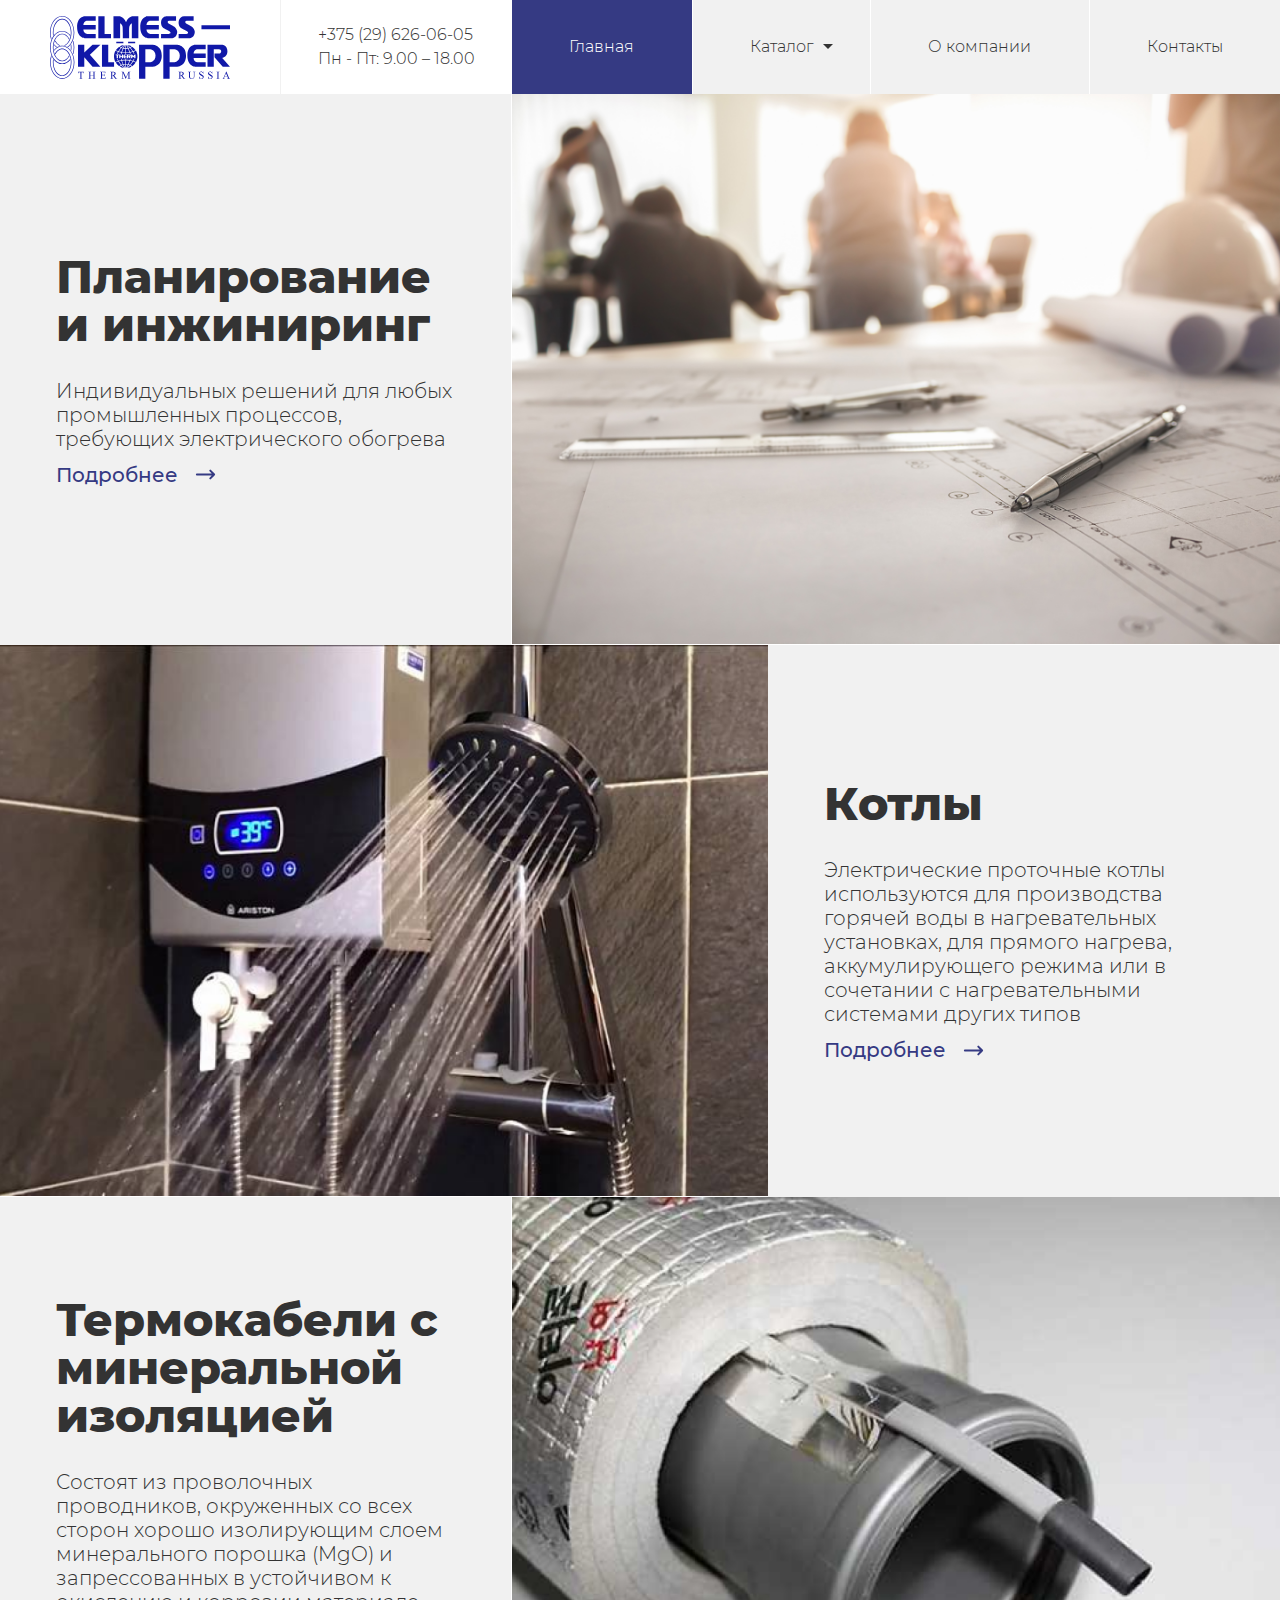
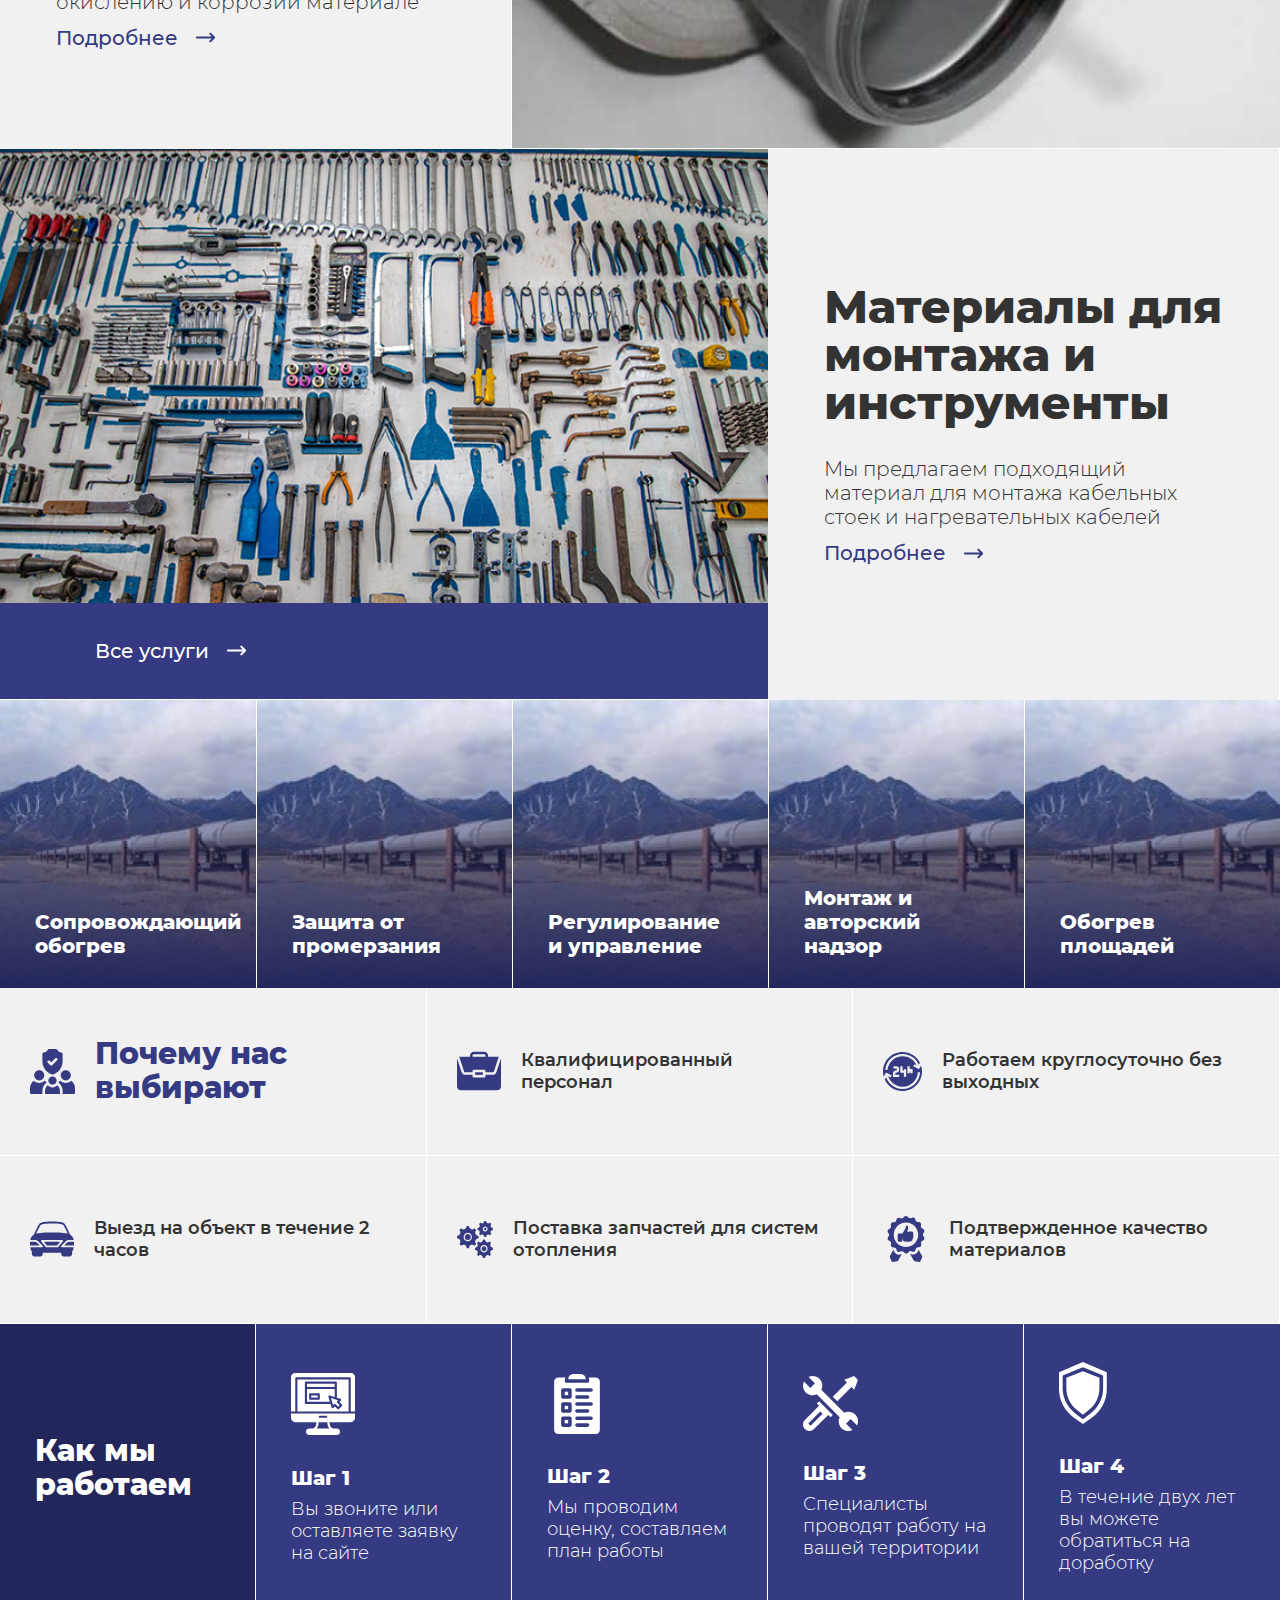
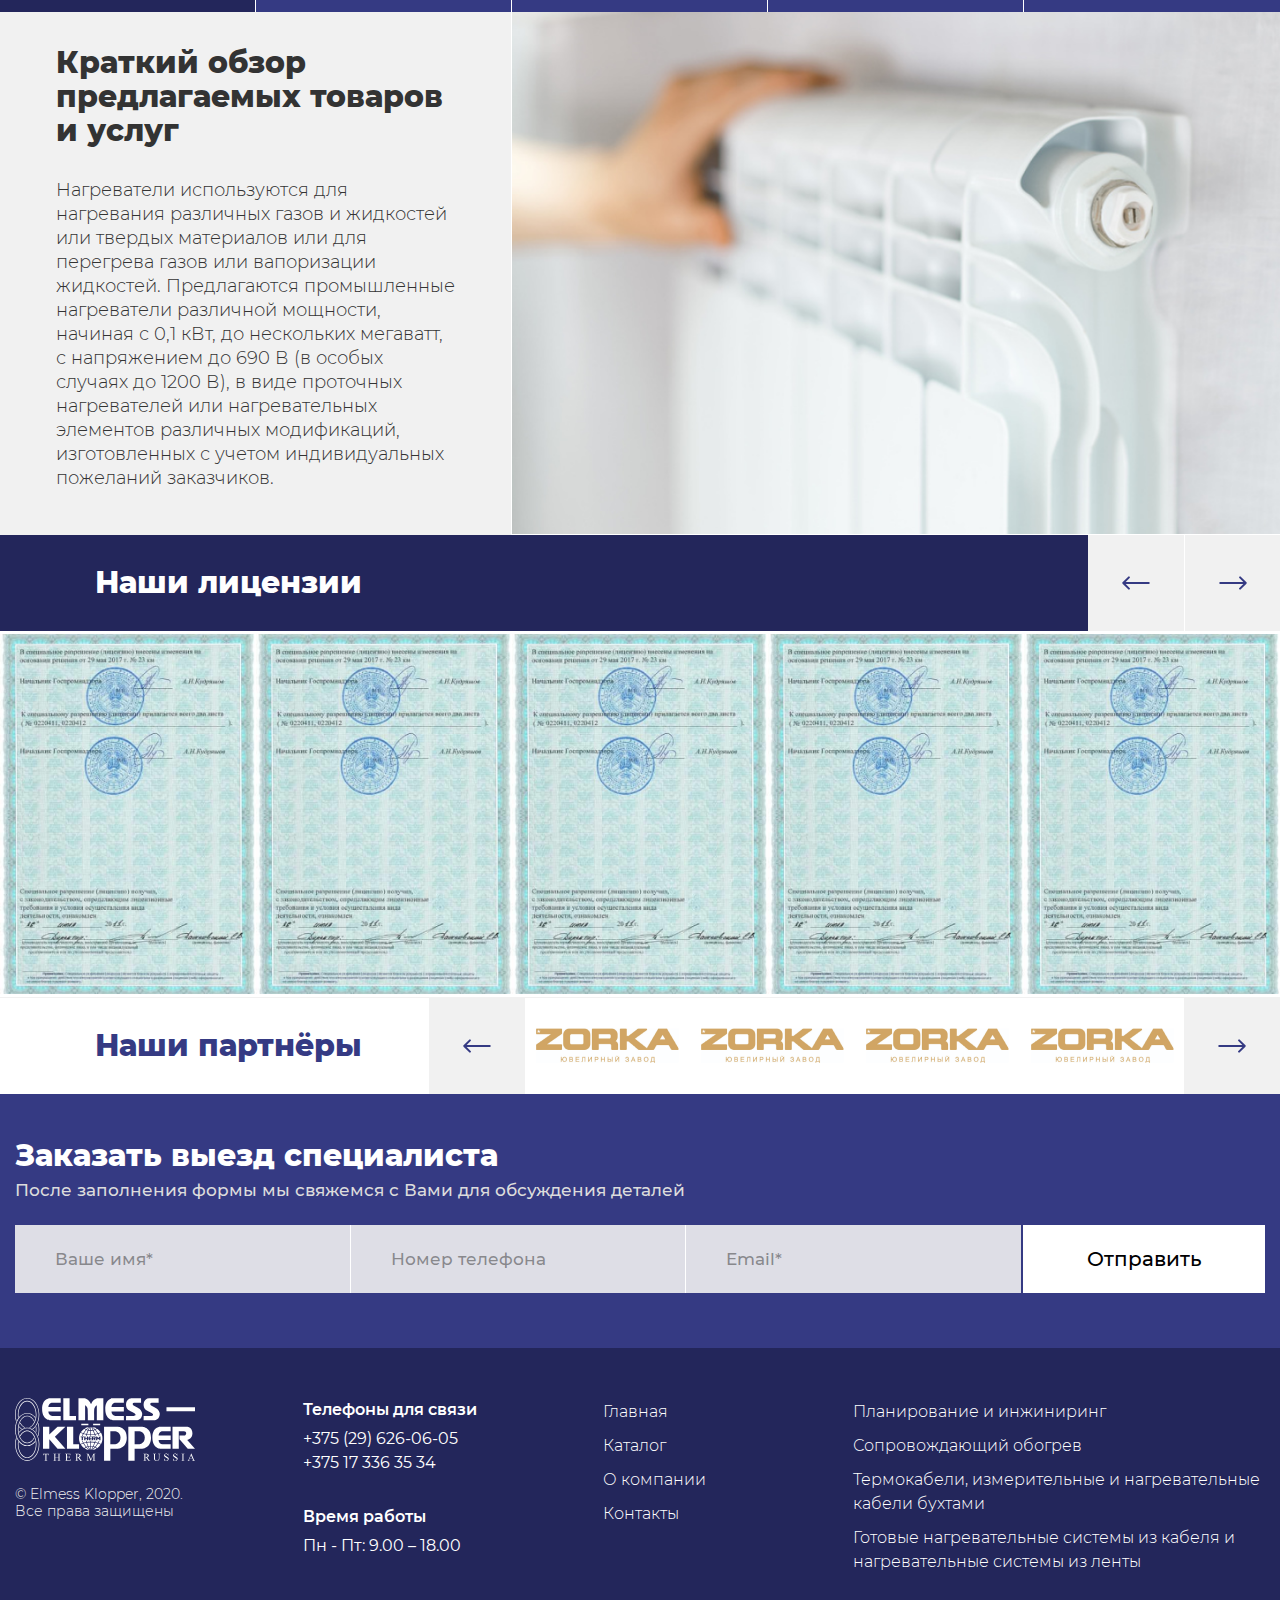
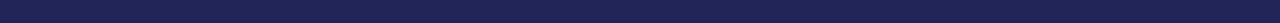
<file: index.html>
<!DOCTYPE html>
<html>
  <head>
    <title>Главная</title>
    <meta charset="utf-8"/>
    <meta http-equiv="X-UA-Compatible" content="IE=edge"/>
    <meta name="viewport" content="width=device-width, initial-scale=1, shrink-to-fit=no"/>
    <link rel="stylesheet" href="css/style.css"/><!--[if lt IE 9]>
    <script src="https://oss.maxcdn.com/html5shiv/3.7.3/html5shiv.min.js"></script>
    <script src="https://oss.maxcdn.com/respond/1.4.2/respond.min.js"></script><![endif]-->
  </head>
  <body>
    <div class="wrapper">
      <header>
        <div class="header_row custom_row">
          <div class="col_small">
            <div class="logo"><a href="#"><img src="img/logo.svg"/></a></div>
            <div class="phone_work">
              <div><a href="tel:+375 (29) 626-06-05">+375 (29) 626-06-05</a><span>Пн - Пт: 9.00 – 18.00</span></div>
            </div>
          </div>
          <div class="col_big">
            <div class="mm_btn">
              <button class="hamburger"><span></span><span></span><span></span></button>
            </div>
            <div class="main_menu">
              <div class="mm_close"></div>
              <ul class="nav">
                <li class="active"><a href="#">Главная</a>
                </li>
                <li class="has-child"><a href="#">Каталог</a>
                  <div class="arrow"></div>
                  <ul class="sub-menu">
                    <li><a href="#">Планирование и инжиниринг</a></li>
                    <li><a href="#">Нагреватели</a></li>
                    <li><a href="#">Котлы</a></li>
                    <li><a href="#">Сопровождающий обогрев</a></li>
                    <li><a href="#">Защита от промерзания</a></li>
                    <li><a href="#">Обогрев площадей</a></li>
                    <li><a href="#">Специальные нагревательные системы</a></li>
                    <li><a href="#">Регулирование и управление</a></li>
                    <li><a href="#">Монтаж и авторский надзор</a></li>
                    <li><a href="#">Термокабели, измерительные и нагревательные кабели бухтами</a></li>
                    <li><a href="#">Регулирование и управление</a></li>
                    <li><a href="#">Кабельные стойки</a></li>
                  </ul>
                </li>
                <li><a href="#">О компании</a>
                </li>
                <li><a href="#">Контакты</a>
                </li>
              </ul>
            </div>
          </div>
        </div>
      </header>
      <section>
        <div class="custom_row">
          <div class="col_small">
            <div class="desc">
              <div class="title">Планирование и инжиниринг</div>
              <div class="excerpt">Индивидуальных решений для любых промышленных процессов, требующих электрического обогрева</div><a class="read_more" href="#"><span>Подробнее</span></a>
            </div>
          </div>
          <div class="col_big"><img src="img/image1.png"/></div>
        </div>
      </section>
      <section>
        <div class="custom_row">
          <div class="col_small order_2">
            <div class="desc">
              <div class="title">Котлы</div>
              <div class="excerpt">Электрические проточные котлы используются для производства горячей воды в нагревательных установках, для прямого нагрева, аккумулирующего режима или в сочетании с нагревательными системами других типов</div><a class="read_more" href="#"><span>Подробнее</span></a>
            </div>
          </div>
          <div class="col_big order_1"><img src="img/image2.png"/></div>
        </div>
      </section>
      <section>
        <div class="custom_row">
          <div class="col_small">
            <div class="desc">
              <div class="title">Термокабели с минеральной изоляцией</div>
              <div class="excerpt">Состоят из проволочных проводников, окруженных со всех сторон хорошо изолирующим слоем минерального порошка (MgO) и запрессованных в устойчивом к окислению и коррозии материале</div><a class="read_more" href="#"><span>Подробнее</span></a>
            </div>
          </div>
          <div class="col_big"><img src="img/image3.png"/></div>
        </div>
      </section>
      <section>
        <div class="custom_row">
          <div class="col_small order_2">
            <div class="desc">
              <div class="title">Материалы для монтажа и инструменты</div>
              <div class="excerpt">Мы предлагаем подходящий материал для монтажа кабельных стоек и нагревательных кабелей</div><a class="read_more" href="#"><span>Подробнее</span></a>
            </div>
          </div>
          <div class="col_big order_1"><img src="img/image4.png"/><a class="read_more show_all" href="#"><span>Все услуги</span></a></div>
        </div>
      </section>
      <section class="services">
        <div class="serv_list">
          <div class="serv_item" style="background-image:url(img/csm_0404_6116682a93.png)">
            <div class="serv_item_content">
              <div>
                <div class="serv_name">Сопровождающий обогрев</div><a class="read_more white" href="#"><span>Подробнее</span></a>
              </div>
            </div>
          </div>
          <div class="serv_item" style="background-image:url(img/csm_0404_6116682a93.png)">
            <div class="serv_item_content">
              <div>
                <div class="serv_name">Защита от промерзания</div><a class="read_more white" href="#"><span>Подробнее</span></a>
              </div>
            </div>
          </div>
          <div class="serv_item" style="background-image:url(img/csm_0404_6116682a93.png)">
            <div class="serv_item_content">
              <div>
                <div class="serv_name">Регулирование и управление</div><a class="read_more white" href="#"><span>Подробнее</span></a>
              </div>
            </div>
          </div>
          <div class="serv_item" style="background-image:url(img/csm_0404_6116682a93.png)">
            <div class="serv_item_content">
              <div>
                <div class="serv_name">Монтаж и авторский надзор</div><a class="read_more white" href="#"><span>Подробнее</span></a>
              </div>
            </div>
          </div>
          <div class="serv_item" style="background-image:url(img/csm_0404_6116682a93.png)">
            <div class="serv_item_content">
              <div>
                <div class="serv_name">Обогрев площадей</div><a class="read_more white" href="#"><span>Подробнее</span></a>
              </div>
            </div>
          </div>
        </div>
      </section>
      <section>
        <div class="pr_list">
          <div class="pr_item">
            <div class="flex">
              <picture><img src="img/pr_0.svg"/></picture>
              <div class="text">Почему нас выбирают</div>
            </div>
          </div>
          <div class="pr_item">
            <div class="flex">
              <picture><img src="img/pr_1.svg"/></picture>
              <div class="text">Квалифицированный персонал</div>
            </div>
          </div>
          <div class="pr_item">
            <div class="flex">
              <picture><img src="img/pr_2.svg"/></picture>
              <div class="text">Работаем круглосуточно без выходных</div>
            </div>
          </div>
          <div class="pr_item">
            <div class="flex">
              <picture><img src="img/pr_3.svg"/></picture>
              <div class="text">Выезд на объект в течение 2 часов</div>
            </div>
          </div>
          <div class="pr_item">
            <div class="flex">
              <picture><img src="img/pr_4.svg"/></picture>
              <div class="text">Поставка запчастей для систем отопления</div>
            </div>
          </div>
          <div class="pr_item">
            <div class="flex">
              <picture><img src="img/pr_5.svg"/></picture>
              <div class="text">Подтвержденное качество материалов</div>
            </div>
          </div>
        </div>
      </section>
      <section>
        <div class="steps_list">
          <div class="step_item first">Как мы работаем</div>
          <div class="step_item">
            <div>
              <picture><img src="img/step_0.svg"/></picture>
              <div class="step">Шаг 1</div>
              <div class="text">Вы звоните или оставляете заявку на сайте</div>
            </div>
          </div>
          <div class="step_item">
            <div>
              <picture><img src="img/step_1.svg"/></picture>
              <div class="step">Шаг 2</div>
              <div class="text">Мы проводим оценку, составляем план работы</div>
            </div>
          </div>
          <div class="step_item">
            <div>
              <picture><img src="img/step_2.svg"/></picture>
              <div class="step">Шаг 3</div>
              <div class="text">Специалисты проводят работу на вашей территории</div>
            </div>
          </div>
          <div class="step_item">
            <div>
              <picture><img src="img/step_3.svg"/></picture>
              <div class="step">Шаг 4</div>
              <div class="text">В течение двух лет вы можете обратиться на доработку </div>
            </div>
          </div>
        </div>
      </section>
      <section>
        <div class="custom_row">
          <div class="col_small">
            <div class="desc">
              <div class="h2">Краткий обзор предлагаемых товаров и услуг</div>
              <div class="excerpt">Нагреватели используются для нагревания различных газов и жидкостей или твердых материалов или для перегрева газов или вапоризации жидкостей. Предлагаются промышленные нагреватели различной мощности, начиная с 0,1 кВт, до нескольких мегаватт, с напряжением до 690 В (в особых случаях до 1200 В), в виде проточных нагревателей или нагревательных элементов различных модификаций, изготовленных с учетом индивидуальных пожеланий заказчиков.</div>
            </div>
          </div>
          <div class="col_big"><img src="img/otoplenie-11.png"/></div>
        </div>
      </section>
      <section>
        <div class="section_title blue">
          <div class="h2">Наши лицензии</div>
          <div class="slick_arrows">
            <button class="slick_prev license_prev"></button>
            <button class="slick_next license_next"></button>
          </div>
        </div>
        <div class="license_list">
          <div class="license_item"><a href="img/kes055-min.png" data-fancybox="license"><img src="img/kes055-min.png"/></a></div>
          <div class="license_item"><a href="img/kes055-min.png" data-fancybox="license"><img src="img/kes055-min.png"/></a></div>
          <div class="license_item"><a href="img/kes055-min.png" data-fancybox="license"><img src="img/kes055-min.png"/></a></div>
          <div class="license_item"><a href="img/kes055-min.png" data-fancybox="license"><img src="img/kes055-min.png"/></a></div>
          <div class="license_item"><a href="img/kes055-min.png" data-fancybox="license"><img src="img/kes055-min.png"/></a></div>
          <div class="license_item"><a href="img/kes055-min.png" data-fancybox="license"><img src="img/kes055-min.png"/></a></div>
          <div class="license_item"><a href="img/kes055-min.png" data-fancybox="license"><img src="img/kes055-min.png"/></a></div>
          <div class="license_item"><a href="img/kes055-min.png" data-fancybox="license"><img src="img/kes055-min.png"/></a></div>
          <div class="license_item"><a href="img/kes055-min.png" data-fancybox="license"><img src="img/kes055-min.png"/></a></div>
          <div class="license_item"><a href="img/kes055-min.png" data-fancybox="license"><img src="img/kes055-min.png"/></a></div>
        </div>
      </section>
      <section class="b_top">
        <div class="partners_box">
          <div class="partners_title">
            <div class="h2">Наши партнёры</div>
          </div>
          <div class="partners_slider_box">
            <button class="slick_prev part_prev"></button>
            <div class="partners_slider">
              <div class="partners_slider_item"><img src="img/zorka-children-logo.png"/></div>
              <div class="partners_slider_item"><img src="img/zorka-children-logo.png"/></div>
              <div class="partners_slider_item"><img src="img/zorka-children-logo.png"/></div>
              <div class="partners_slider_item"><img src="img/zorka-children-logo.png"/></div>
              <div class="partners_slider_item"><img src="img/zorka-children-logo.png"/></div>
              <div class="partners_slider_item"><img src="img/zorka-children-logo.png"/></div>
              <div class="partners_slider_item"><img src="img/zorka-children-logo.png"/></div>
              <div class="partners_slider_item"><img src="img/zorka-children-logo.png"/></div>
              <div class="partners_slider_item"><img src="img/zorka-children-logo.png"/></div>
              <div class="partners_slider_item"><img src="img/zorka-children-logo.png"/></div>
            </div>
            <button class="slick_next part_next"></button>
          </div>
        </div>
      </section>
      <section class="section_form">
        <div class="container">
          <div class="section_form_title h2">Заказать выезд специалиста</div>
          <div class="section_form_subtitle">После заполнения формы мы свяжемся с Вами для обсуждения деталей</div>
          <form>
            <div class="form_box">
              <div class="fields_row">
                <input class="form-control" type="text" placeholder="Ваше имя*"/>
                <input class="form-control" type="text" placeholder="Номер телефона"/>
                <input class="form-control" type="text" placeholder="Email*"/>
              </div>
              <div class="btn_box">
                <button class="btn_form" type="submit">Отправить</button>
              </div>
            </div>
          </form>
        </div>
      </section>
      <footer>
        <div class="container">
          <div class="footer_row">
            <div class="f_col">
              <div class="logo"><a href="#"><img src="img/logo_white.svg"/></a></div>
              <div class="copyright">© Elmess Klopper, 2020.<br> Все права защищены</div>
            </div>
            <div class="f_col">
              <div class="contacts">
                <div class="f_title">Телефоны для связи</div>
                <ul>
                  <li><a href="tel:+375 (29) 626-06-05">+375 (29) 626-06-05</a></li>
                  <li><a href="tel:+375 17 336 35 34">+375 17 336 35 34</a></li>
                </ul>
                <div class="f_title">Время работы</div>
                <ul>
                  <li>Пн - Пт: 9.00 – 18.00</li>
                </ul>
              </div>
            </div>
            <div class="f_col">
              <ul class="f_menu">
                <li><a href="#">Главная</a></li>
                <li><a href="#">Каталог</a></li>
                <li><a href="#">О компании</a></li>
                <li><a href="#">Контакты</a></li>
              </ul>
            </div>
            <div class="f_col">
              <ul class="f_menu">
                <li><a href="#">Планирование и инжиниринг</a></li>
                <li><a href="#">Сопровождающий обогрев</a></li>
                <li><a href="#">Термокабели, измерительные и нагревательные кабели бухтами</a></li>
                <li><a href="#">Готовые нагревательные системы из кабеля и нагревательные системы из ленты</a></li>
              </ul>
            </div>
          </div>
        </div>
      </footer>
      <div class="modal fade" id="order" role="dialog" aria-labelledby="modalLabel" aria-hidden="true">
        <div class="modal-dialog">
          <div class="modal-content">
            <div class="modal-body">
              <button class="close" data-dismiss="modal" aria-label="Close"></button>
              <div class="contacts-form">
                <div class="modal_title h2">Заказать товар</div>
                <div class="modal_subtitle">После заполнения формы мы свяжемся с Вами для обсуждения деталей</div>
                <form class="custom_form">
                  <div class="row">
                    <div class="col-12 field">
                      <input class="form-control" type="text" placeholder="Ваше имя*"/>
                    </div>
                    <div class="col-12 field">
                      <input class="form-control" type="text" placeholder="Номер телефона"/>
                    </div>
                    <div class="col-12 field last">
                      <input class="form-control" type="text" placeholder="Email*"/>
                    </div>
                    <div class="col-12">
                      <button class="btn_form">Отправить</button>
                    </div>
                  </div>
                </form>
              </div>
            </div>
          </div>
        </div>
      </div>
      <script src="js/jquery-3.2.1.min.js"></script>
      <script src="https://cdnjs.cloudflare.com/ajax/libs/popper.js/1.11.1/umd/popper.min.js"></script>
      <script src="js/bootstrap.js"></script>
      <script src="js/slick.js"></script>
      <script src="js/main.js"></script>
    </div>
  </body>
</html>
</file>
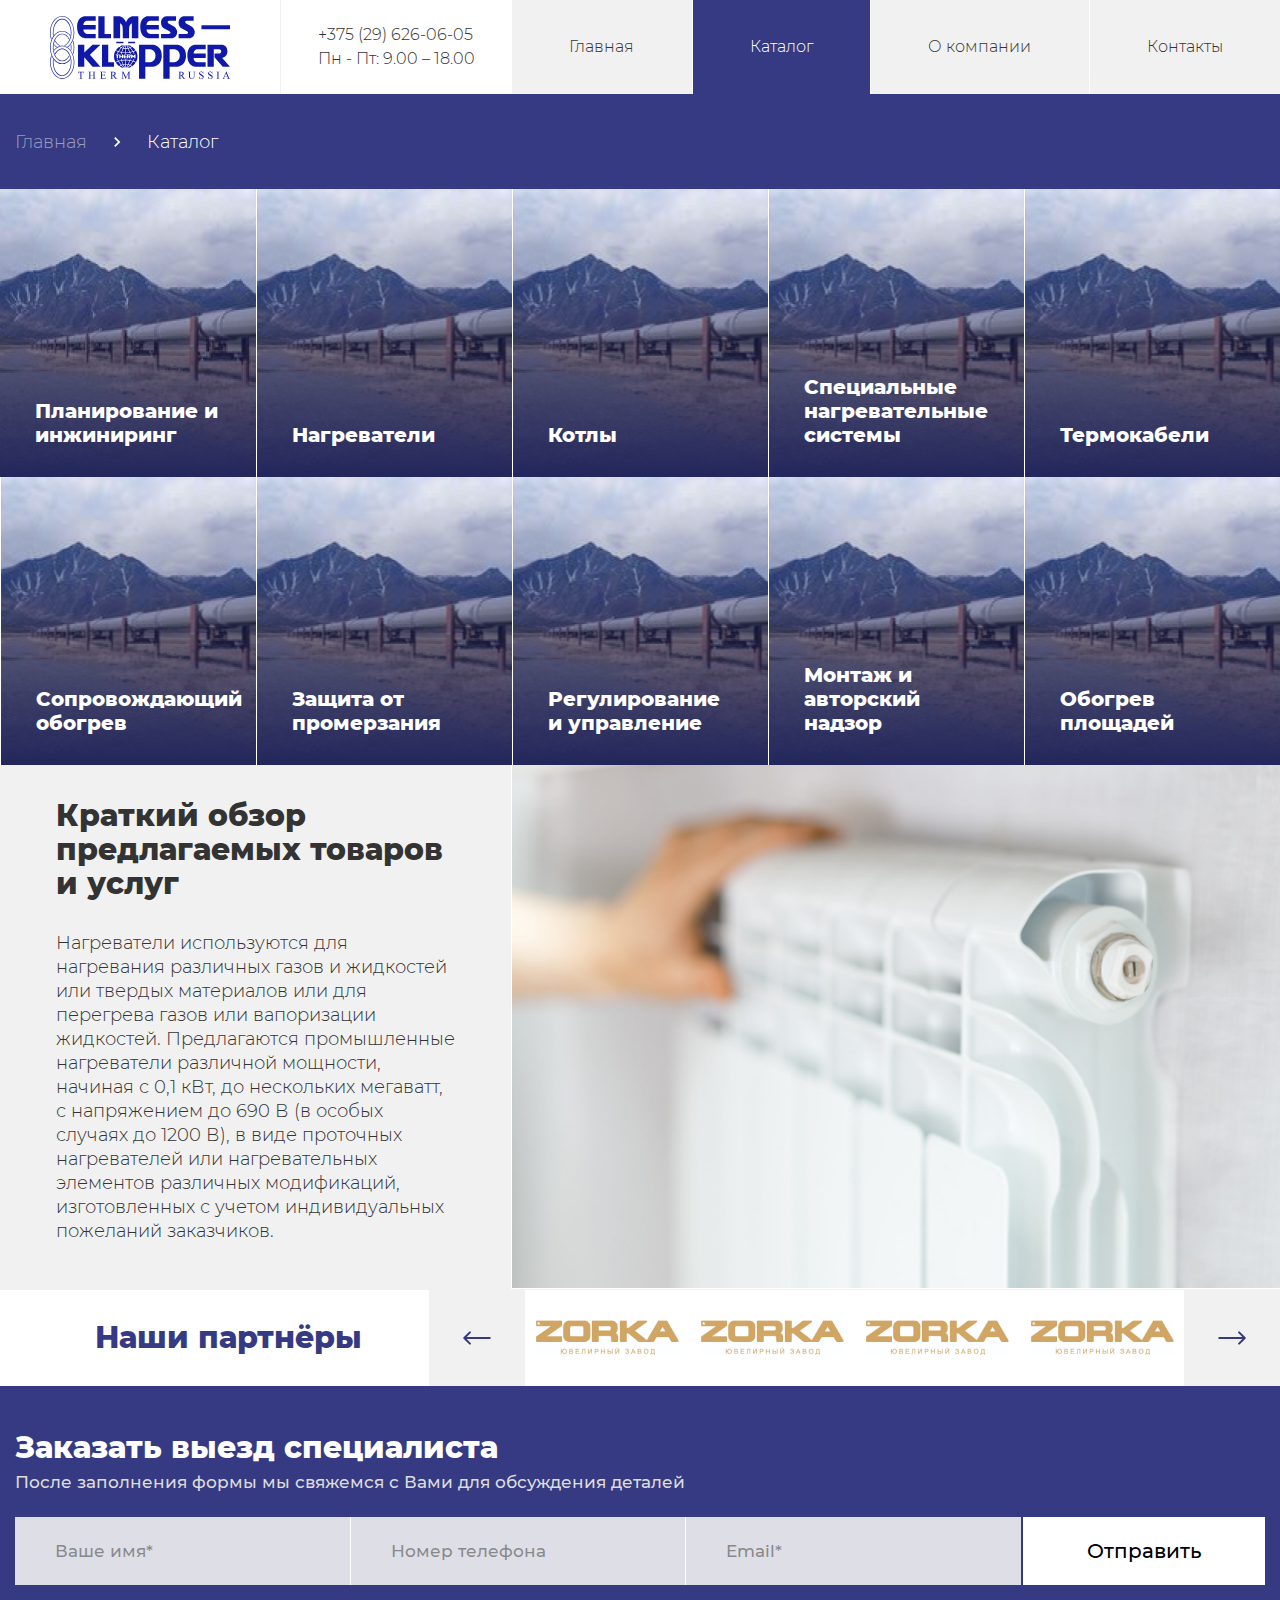
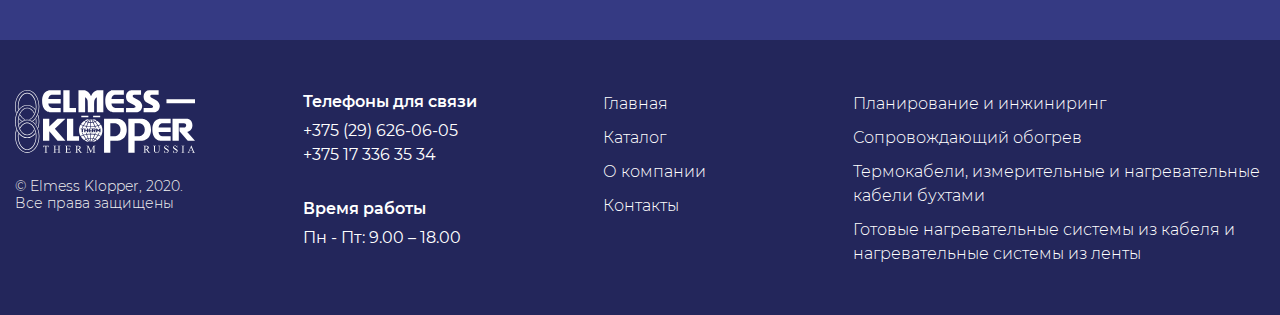
<file: catalog.html>
<!DOCTYPE html>
<html>
  <head>
    <title>Каталог</title>
    <meta charset="utf-8"/>
    <meta http-equiv="X-UA-Compatible" content="IE=edge"/>
    <meta name="viewport" content="width=device-width, initial-scale=1, shrink-to-fit=no"/>
    <link rel="stylesheet" href="css/style.css"/><!--[if lt IE 9]>
    <script src="https://oss.maxcdn.com/html5shiv/3.7.3/html5shiv.min.js"></script>
    <script src="https://oss.maxcdn.com/respond/1.4.2/respond.min.js"></script><![endif]-->
  </head>
  <body>
    <div class="wrapper">
      <header>
        <div class="header_row custom_row">
          <div class="col_small">
            <div class="logo"><a href="#"><img src="img/logo.svg"/></a></div>
            <div class="phone_work">
              <div><a href="tel:+375 (29) 626-06-05">+375 (29) 626-06-05</a><span>Пн - Пт: 9.00 – 18.00</span></div>
            </div>
          </div>
          <div class="col_big">
            <div class="mm_btn">
              <button class="hamburger"><span></span><span></span><span></span></button>
            </div>
            <div class="main_menu">
              <div class="mm_close"></div>
              <ul class="nav">
                <li><a href="#">Главная</a>
                </li>
                <li class="active"><a href="#">Каталог</a>
                  <div class="arrow"></div>
                  <ul class="sub-menu">
                    <li><a href="#">Планирование и инжиниринг</a></li>
                    <li><a href="#">Нагреватели</a></li>
                    <li><a href="#">Котлы</a></li>
                    <li><a href="#">Сопровождающий обогрев</a></li>
                    <li><a href="#">Защита от промерзания</a></li>
                    <li><a href="#">Обогрев площадей</a></li>
                    <li><a href="#">Специальные нагревательные системы</a></li>
                    <li><a href="#">Регулирование и управление</a></li>
                    <li><a href="#">Монтаж и авторский надзор</a></li>
                    <li><a href="#">Термокабели, измерительные и нагревательные кабели бухтами</a></li>
                    <li><a href="#">Регулирование и управление</a></li>
                    <li><a href="#">Кабельные стойки</a></li>
                  </ul>
                </li>
                <li><a href="#">О компании</a>
                </li>
                <li><a href="#">Контакты</a>
                </li>
              </ul>
            </div>
          </div>
        </div>
      </header>
      <section class="breadcrumb_section">
        <div class="container">
          <ul class="breadcrumb">
            <li><a href="#">Главная</a></li>
            <li><a href="#">Каталог</a></li>
          </ul>
        </div>
      </section>
      <section class="services">
        <div class="serv_list">
          <div class="serv_item" style="background-image:url(img/csm_0404_6116682a93.png)">
            <div class="serv_item_content">
              <div>
                <div class="serv_name">Планирование и инжиниринг</div><a class="read_more white" href="#"><span>Подробнее</span></a>
              </div>
            </div>
          </div>
          <div class="serv_item" style="background-image:url(img/csm_0404_6116682a93.png)">
            <div class="serv_item_content">
              <div>
                <div class="serv_name">Нагреватели</div><a class="read_more white" href="#"><span>Подробнее</span></a>
              </div>
            </div>
          </div>
          <div class="serv_item" style="background-image:url(img/csm_0404_6116682a93.png)">
            <div class="serv_item_content">
              <div>
                <div class="serv_name">Котлы</div><a class="read_more white" href="#"><span>Подробнее</span></a>
              </div>
            </div>
          </div>
          <div class="serv_item" style="background-image:url(img/csm_0404_6116682a93.png)">
            <div class="serv_item_content">
              <div>
                <div class="serv_name">Специальные нагревательные системы</div><a class="read_more white" href="#"><span>Подробнее</span></a>
              </div>
            </div>
          </div>
          <div class="serv_item" style="background-image:url(img/csm_0404_6116682a93.png)">
            <div class="serv_item_content">
              <div>
                <div class="serv_name">Термокабели</div><a class="read_more white" href="#"><span>Подробнее</span></a>
              </div>
            </div>
          </div>
          <div class="serv_item" style="background-image:url(img/csm_0404_6116682a93.png)">
            <div class="serv_item_content">
              <div>
                <div class="serv_name">Сопровождающий обогрев</div><a class="read_more white" href="#"><span>Подробнее</span></a>
              </div>
            </div>
          </div>
          <div class="serv_item" style="background-image:url(img/csm_0404_6116682a93.png)">
            <div class="serv_item_content">
              <div>
                <div class="serv_name">Защита от промерзания</div><a class="read_more white" href="#"><span>Подробнее</span></a>
              </div>
            </div>
          </div>
          <div class="serv_item" style="background-image:url(img/csm_0404_6116682a93.png)">
            <div class="serv_item_content">
              <div>
                <div class="serv_name">Регулирование и управление</div><a class="read_more white" href="#"><span>Подробнее</span></a>
              </div>
            </div>
          </div>
          <div class="serv_item" style="background-image:url(img/csm_0404_6116682a93.png)">
            <div class="serv_item_content">
              <div>
                <div class="serv_name">Монтаж и авторский надзор</div><a class="read_more white" href="#"><span>Подробнее</span></a>
              </div>
            </div>
          </div>
          <div class="serv_item" style="background-image:url(img/csm_0404_6116682a93.png)">
            <div class="serv_item_content">
              <div>
                <div class="serv_name">Обогрев площадей</div><a class="read_more white" href="#"><span>Подробнее</span></a>
              </div>
            </div>
          </div>
        </div>
      </section>
      <section>
        <div class="custom_row">
          <div class="col_small">
            <div class="desc">
              <div class="h2">Краткий обзор предлагаемых товаров и услуг</div>
              <div class="excerpt">Нагреватели используются для нагревания различных газов и жидкостей или твердых материалов или для перегрева газов или вапоризации жидкостей. Предлагаются промышленные нагреватели различной мощности, начиная с 0,1 кВт, до нескольких мегаватт, с напряжением до 690 В (в особых случаях до 1200 В), в виде проточных нагревателей или нагревательных элементов различных модификаций, изготовленных с учетом индивидуальных пожеланий заказчиков.</div>
            </div>
          </div>
          <div class="col_big"><img src="img/otoplenie-11.png"/></div>
        </div>
      </section>
      <section class="b_top">
        <div class="partners_box">
          <div class="partners_title">
            <div class="h2">Наши партнёры</div>
          </div>
          <div class="partners_slider_box">
            <button class="slick_prev part_prev"></button>
            <div class="partners_slider">
              <div class="partners_slider_item"><img src="img/zorka-children-logo.png"/></div>
              <div class="partners_slider_item"><img src="img/zorka-children-logo.png"/></div>
              <div class="partners_slider_item"><img src="img/zorka-children-logo.png"/></div>
              <div class="partners_slider_item"><img src="img/zorka-children-logo.png"/></div>
              <div class="partners_slider_item"><img src="img/zorka-children-logo.png"/></div>
              <div class="partners_slider_item"><img src="img/zorka-children-logo.png"/></div>
              <div class="partners_slider_item"><img src="img/zorka-children-logo.png"/></div>
              <div class="partners_slider_item"><img src="img/zorka-children-logo.png"/></div>
              <div class="partners_slider_item"><img src="img/zorka-children-logo.png"/></div>
              <div class="partners_slider_item"><img src="img/zorka-children-logo.png"/></div>
            </div>
            <button class="slick_next part_next"></button>
          </div>
        </div>
      </section>
      <section class="section_form">
        <div class="container">
          <div class="section_form_title h2">Заказать выезд специалиста</div>
          <div class="section_form_subtitle">После заполнения формы мы свяжемся с Вами для обсуждения деталей</div>
          <form>
            <div class="form_box">
              <div class="fields_row">
                <input class="form-control" type="text" placeholder="Ваше имя*"/>
                <input class="form-control" type="text" placeholder="Номер телефона"/>
                <input class="form-control" type="text" placeholder="Email*"/>
              </div>
              <div class="btn_box">
                <button class="btn_form" type="submit">Отправить</button>
              </div>
            </div>
          </form>
        </div>
      </section>
      <footer>
        <div class="container">
          <div class="footer_row">
            <div class="f_col">
              <div class="logo"><a href="#"><img src="img/logo_white.svg"/></a></div>
              <div class="copyright">© Elmess Klopper, 2020.<br> Все права защищены</div>
            </div>
            <div class="f_col">
              <div class="contacts">
                <div class="f_title">Телефоны для связи</div>
                <ul>
                  <li><a href="tel:+375 (29) 626-06-05">+375 (29) 626-06-05</a></li>
                  <li><a href="tel:+375 17 336 35 34">+375 17 336 35 34</a></li>
                </ul>
                <div class="f_title">Время работы</div>
                <ul>
                  <li>Пн - Пт: 9.00 – 18.00</li>
                </ul>
              </div>
            </div>
            <div class="f_col">
              <ul class="f_menu">
                <li><a href="#">Главная</a></li>
                <li><a href="#">Каталог</a></li>
                <li><a href="#">О компании</a></li>
                <li><a href="#">Контакты</a></li>
              </ul>
            </div>
            <div class="f_col">
              <ul class="f_menu">
                <li><a href="#">Планирование и инжиниринг</a></li>
                <li><a href="#">Сопровождающий обогрев</a></li>
                <li><a href="#">Термокабели, измерительные и нагревательные кабели бухтами</a></li>
                <li><a href="#">Готовые нагревательные системы из кабеля и нагревательные системы из ленты</a></li>
              </ul>
            </div>
          </div>
        </div>
      </footer>
      <div class="modal fade" id="order" role="dialog" aria-labelledby="modalLabel" aria-hidden="true">
        <div class="modal-dialog">
          <div class="modal-content">
            <div class="modal-body">
              <button class="close" data-dismiss="modal" aria-label="Close"></button>
              <div class="contacts-form">
                <div class="modal_title h2">Заказать товар</div>
                <div class="modal_subtitle">После заполнения формы мы свяжемся с Вами для обсуждения деталей</div>
                <form class="custom_form">
                  <div class="row">
                    <div class="col-12 field">
                      <input class="form-control" type="text" placeholder="Ваше имя*"/>
                    </div>
                    <div class="col-12 field">
                      <input class="form-control" type="text" placeholder="Номер телефона"/>
                    </div>
                    <div class="col-12 field last">
                      <input class="form-control" type="text" placeholder="Email*"/>
                    </div>
                    <div class="col-12">
                      <button class="btn_form">Отправить</button>
                    </div>
                  </div>
                </form>
              </div>
            </div>
          </div>
        </div>
      </div>
      <script src="js/jquery-3.2.1.min.js"></script>
      <script src="https://cdnjs.cloudflare.com/ajax/libs/popper.js/1.11.1/umd/popper.min.js"></script>
      <script src="js/bootstrap.js"></script>
      <script src="js/slick.js"></script>
      <script src="js/main.js"></script>
    </div>
  </body>
</html>
</file>
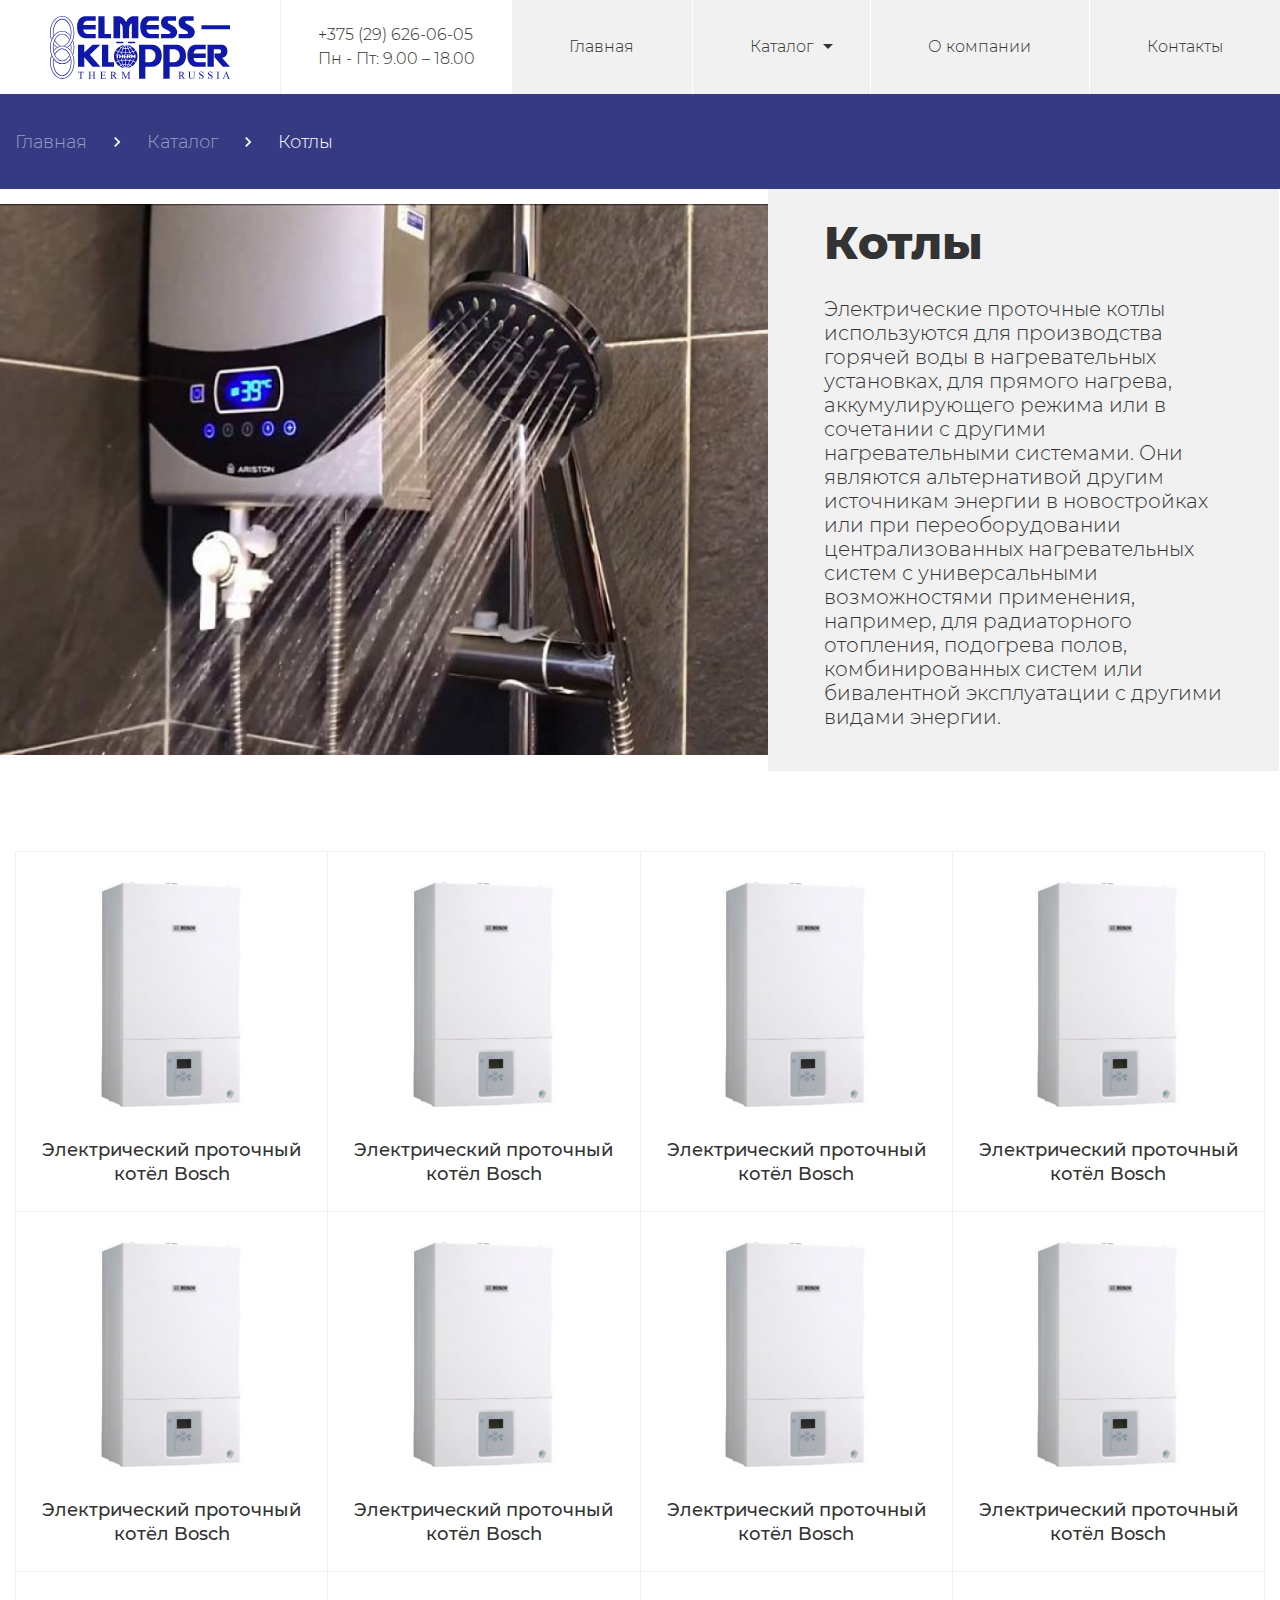
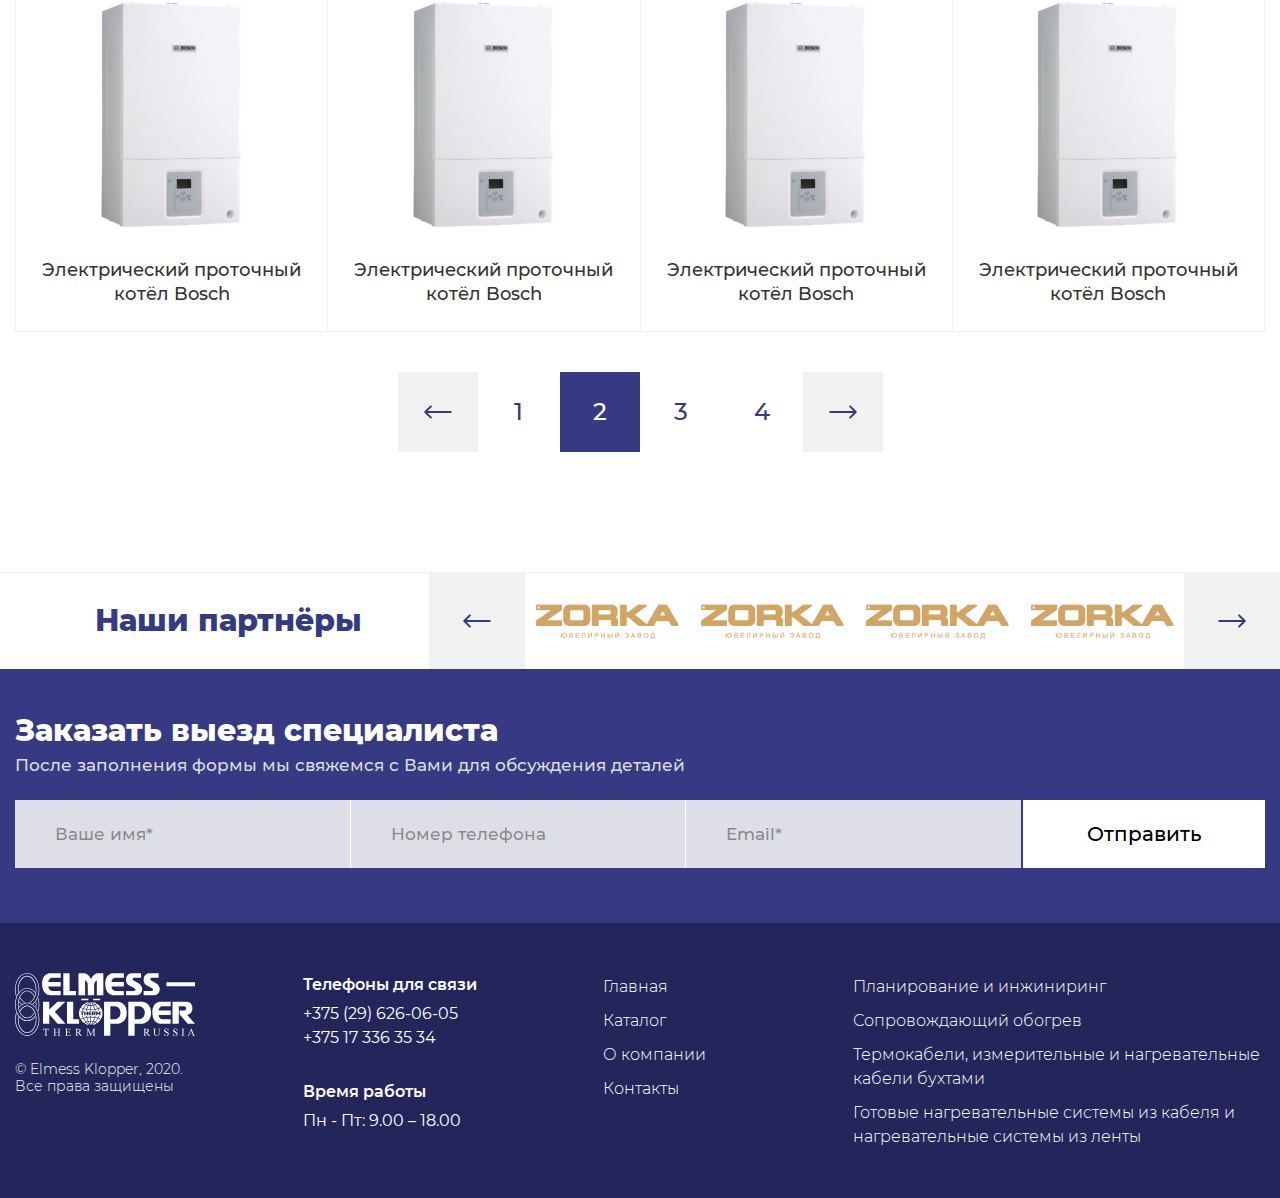
<file: category.html>
<!DOCTYPE html>
<html>
  <head>
    <title>Котлы</title>
    <meta charset="utf-8"/>
    <meta http-equiv="X-UA-Compatible" content="IE=edge"/>
    <meta name="viewport" content="width=device-width, initial-scale=1, shrink-to-fit=no"/>
    <link rel="stylesheet" href="css/style.css"/><!--[if lt IE 9]>
    <script src="https://oss.maxcdn.com/html5shiv/3.7.3/html5shiv.min.js"></script>
    <script src="https://oss.maxcdn.com/respond/1.4.2/respond.min.js"></script><![endif]-->
  </head>
  <body>
    <div class="wrapper">
      <header>
        <div class="header_row custom_row">
          <div class="col_small">
            <div class="logo"><a href="#"><img src="img/logo.svg"/></a></div>
            <div class="phone_work">
              <div><a href="tel:+375 (29) 626-06-05">+375 (29) 626-06-05</a><span>Пн - Пт: 9.00 – 18.00</span></div>
            </div>
          </div>
          <div class="col_big">
            <div class="mm_btn">
              <button class="hamburger"><span></span><span></span><span></span></button>
            </div>
            <div class="main_menu">
              <div class="mm_close"></div>
              <ul class="nav">
                <li><a href="#">Главная</a>
                </li>
                <li class="has-child"><a href="#">Каталог</a>
                  <div class="arrow"></div>
                  <ul class="sub-menu">
                    <li><a href="#">Планирование и инжиниринг</a></li>
                    <li><a href="#">Нагреватели</a></li>
                    <li><a href="#">Котлы</a></li>
                    <li><a href="#">Сопровождающий обогрев</a></li>
                    <li><a href="#">Защита от промерзания</a></li>
                    <li><a href="#">Обогрев площадей</a></li>
                    <li><a href="#">Специальные нагревательные системы</a></li>
                    <li><a href="#">Регулирование и управление</a></li>
                    <li><a href="#">Монтаж и авторский надзор</a></li>
                    <li><a href="#">Термокабели, измерительные и нагревательные кабели бухтами</a></li>
                    <li><a href="#">Регулирование и управление</a></li>
                    <li><a href="#">Кабельные стойки</a></li>
                  </ul>
                </li>
                <li><a href="#">О компании</a>
                </li>
                <li><a href="#">Контакты</a>
                </li>
              </ul>
            </div>
          </div>
        </div>
      </header>
      <section class="breadcrumb_section">
        <div class="container">
          <ul class="breadcrumb">
            <li><a href="#">Главная</a></li>
            <li><a href="#">Каталог</a></li>
            <li><a href="#">Котлы</a></li>
          </ul>
        </div>
      </section>
      <section class="mb_80">
        <div class="custom_row">
          <div class="col_small order_2">
            <div class="desc">
              <h1>Котлы</h1>
              <div class="excerpt">Электрические проточные котлы используются для производства горячей воды в нагревательных установках, для прямого нагрева, аккумулирующего режима или в сочетании с другими нагревательными системами. Они являются альтернативой другим источникам энергии в новостройках или при переоборудовании централизованных нагревательных систем с универсальными возможностями применения, например, для радиаторного отопления, подогрева полов, комбинированных систем или бивалентной эксплуатации с другими видами энергии.</div>
            </div>
          </div>
          <div class="col_big order_1"><img src="img/image2.png"/></div>
        </div>
      </section>
      <section class="products_section">
        <div class="container">
          <div class="products_list">
            <div class="product_item">
              <picture><img src="img/023_ru_2-500x500-800x800.png"/></picture>
              <div class="product_name">Электрический проточный котёл Bosch</div><a class="btn_default" href="#">Подробнее</a>
            </div>
            <div class="product_item">
              <picture><img src="img/023_ru_2-500x500-800x800.png"/></picture>
              <div class="product_name">Электрический проточный котёл Bosch</div><a class="btn_default" href="#">Подробнее</a>
            </div>
            <div class="product_item">
              <picture><img src="img/023_ru_2-500x500-800x800.png"/></picture>
              <div class="product_name">Электрический проточный котёл Bosch</div><a class="btn_default" href="#">Подробнее</a>
            </div>
            <div class="product_item">
              <picture><img src="img/023_ru_2-500x500-800x800.png"/></picture>
              <div class="product_name">Электрический проточный котёл Bosch</div><a class="btn_default" href="#">Подробнее</a>
            </div>
            <div class="product_item">
              <picture><img src="img/023_ru_2-500x500-800x800.png"/></picture>
              <div class="product_name">Электрический проточный котёл Bosch</div><a class="btn_default" href="#">Подробнее</a>
            </div>
            <div class="product_item">
              <picture><img src="img/023_ru_2-500x500-800x800.png"/></picture>
              <div class="product_name">Электрический проточный котёл Bosch</div><a class="btn_default" href="#">Подробнее</a>
            </div>
            <div class="product_item">
              <picture><img src="img/023_ru_2-500x500-800x800.png"/></picture>
              <div class="product_name">Электрический проточный котёл Bosch</div><a class="btn_default" href="#">Подробнее</a>
            </div>
            <div class="product_item">
              <picture><img src="img/023_ru_2-500x500-800x800.png"/></picture>
              <div class="product_name">Электрический проточный котёл Bosch</div><a class="btn_default" href="#">Подробнее</a>
            </div>
            <div class="product_item">
              <picture><img src="img/023_ru_2-500x500-800x800.png"/></picture>
              <div class="product_name">Электрический проточный котёл Bosch</div><a class="btn_default" href="#">Подробнее</a>
            </div>
            <div class="product_item">
              <picture><img src="img/023_ru_2-500x500-800x800.png"/></picture>
              <div class="product_name">Электрический проточный котёл Bosch</div><a class="btn_default" href="#">Подробнее</a>
            </div>
            <div class="product_item">
              <picture><img src="img/023_ru_2-500x500-800x800.png"/></picture>
              <div class="product_name">Электрический проточный котёл Bosch</div><a class="btn_default" href="#">Подробнее</a>
            </div>
            <div class="product_item">
              <picture><img src="img/023_ru_2-500x500-800x800.png"/></picture>
              <div class="product_name">Электрический проточный котёл Bosch</div><a class="btn_default" href="#">Подробнее</a>
            </div>
          </div>
          <div class="page_pagination">
            <ul class="pagination">
              <li><a class="slick_prev" href="#"></a></li>
              <li><a href="#">1</a></li>
              <li><a class="active" href="#">2</a></li>
              <li><a href="#">3</a></li>
              <li><a href="#">4</a></li>
              <li><a class="slick_next" href="#"></a></li>
            </ul>
          </div>
        </div>
      </section>
      <section class="b_top">
        <div class="partners_box">
          <div class="partners_title">
            <div class="h2">Наши партнёры</div>
          </div>
          <div class="partners_slider_box">
            <button class="slick_prev part_prev"></button>
            <div class="partners_slider">
              <div class="partners_slider_item"><img src="img/zorka-children-logo.png"/></div>
              <div class="partners_slider_item"><img src="img/zorka-children-logo.png"/></div>
              <div class="partners_slider_item"><img src="img/zorka-children-logo.png"/></div>
              <div class="partners_slider_item"><img src="img/zorka-children-logo.png"/></div>
              <div class="partners_slider_item"><img src="img/zorka-children-logo.png"/></div>
              <div class="partners_slider_item"><img src="img/zorka-children-logo.png"/></div>
              <div class="partners_slider_item"><img src="img/zorka-children-logo.png"/></div>
              <div class="partners_slider_item"><img src="img/zorka-children-logo.png"/></div>
              <div class="partners_slider_item"><img src="img/zorka-children-logo.png"/></div>
              <div class="partners_slider_item"><img src="img/zorka-children-logo.png"/></div>
            </div>
            <button class="slick_next part_next"></button>
          </div>
        </div>
      </section>
      <section class="section_form">
        <div class="container">
          <div class="section_form_title h2">Заказать выезд специалиста</div>
          <div class="section_form_subtitle">После заполнения формы мы свяжемся с Вами для обсуждения деталей</div>
          <form>
            <div class="form_box">
              <div class="fields_row">
                <input class="form-control" type="text" placeholder="Ваше имя*"/>
                <input class="form-control" type="text" placeholder="Номер телефона"/>
                <input class="form-control" type="text" placeholder="Email*"/>
              </div>
              <div class="btn_box">
                <button class="btn_form" type="submit">Отправить</button>
              </div>
            </div>
          </form>
        </div>
      </section>
      <footer>
        <div class="container">
          <div class="footer_row">
            <div class="f_col">
              <div class="logo"><a href="#"><img src="img/logo_white.svg"/></a></div>
              <div class="copyright">© Elmess Klopper, 2020.<br> Все права защищены</div>
            </div>
            <div class="f_col">
              <div class="contacts">
                <div class="f_title">Телефоны для связи</div>
                <ul>
                  <li><a href="tel:+375 (29) 626-06-05">+375 (29) 626-06-05</a></li>
                  <li><a href="tel:+375 17 336 35 34">+375 17 336 35 34</a></li>
                </ul>
                <div class="f_title">Время работы</div>
                <ul>
                  <li>Пн - Пт: 9.00 – 18.00</li>
                </ul>
              </div>
            </div>
            <div class="f_col">
              <ul class="f_menu">
                <li><a href="#">Главная</a></li>
                <li><a href="#">Каталог</a></li>
                <li><a href="#">О компании</a></li>
                <li><a href="#">Контакты</a></li>
              </ul>
            </div>
            <div class="f_col">
              <ul class="f_menu">
                <li><a href="#">Планирование и инжиниринг</a></li>
                <li><a href="#">Сопровождающий обогрев</a></li>
                <li><a href="#">Термокабели, измерительные и нагревательные кабели бухтами</a></li>
                <li><a href="#">Готовые нагревательные системы из кабеля и нагревательные системы из ленты</a></li>
              </ul>
            </div>
          </div>
        </div>
      </footer>
      <div class="modal fade" id="order" role="dialog" aria-labelledby="modalLabel" aria-hidden="true">
        <div class="modal-dialog">
          <div class="modal-content">
            <div class="modal-body">
              <button class="close" data-dismiss="modal" aria-label="Close"></button>
              <div class="contacts-form">
                <div class="modal_title h2">Заказать товар</div>
                <div class="modal_subtitle">После заполнения формы мы свяжемся с Вами для обсуждения деталей</div>
                <form class="custom_form">
                  <div class="row">
                    <div class="col-12 field">
                      <input class="form-control" type="text" placeholder="Ваше имя*"/>
                    </div>
                    <div class="col-12 field">
                      <input class="form-control" type="text" placeholder="Номер телефона"/>
                    </div>
                    <div class="col-12 field last">
                      <input class="form-control" type="text" placeholder="Email*"/>
                    </div>
                    <div class="col-12">
                      <button class="btn_form">Отправить</button>
                    </div>
                  </div>
                </form>
              </div>
            </div>
          </div>
        </div>
      </div>
      <script src="js/jquery-3.2.1.min.js"></script>
      <script src="https://cdnjs.cloudflare.com/ajax/libs/popper.js/1.11.1/umd/popper.min.js"></script>
      <script src="js/bootstrap.js"></script>
      <script src="js/slick.js"></script>
      <script src="js/main.js"></script>
    </div>
  </body>
</html>
</file>
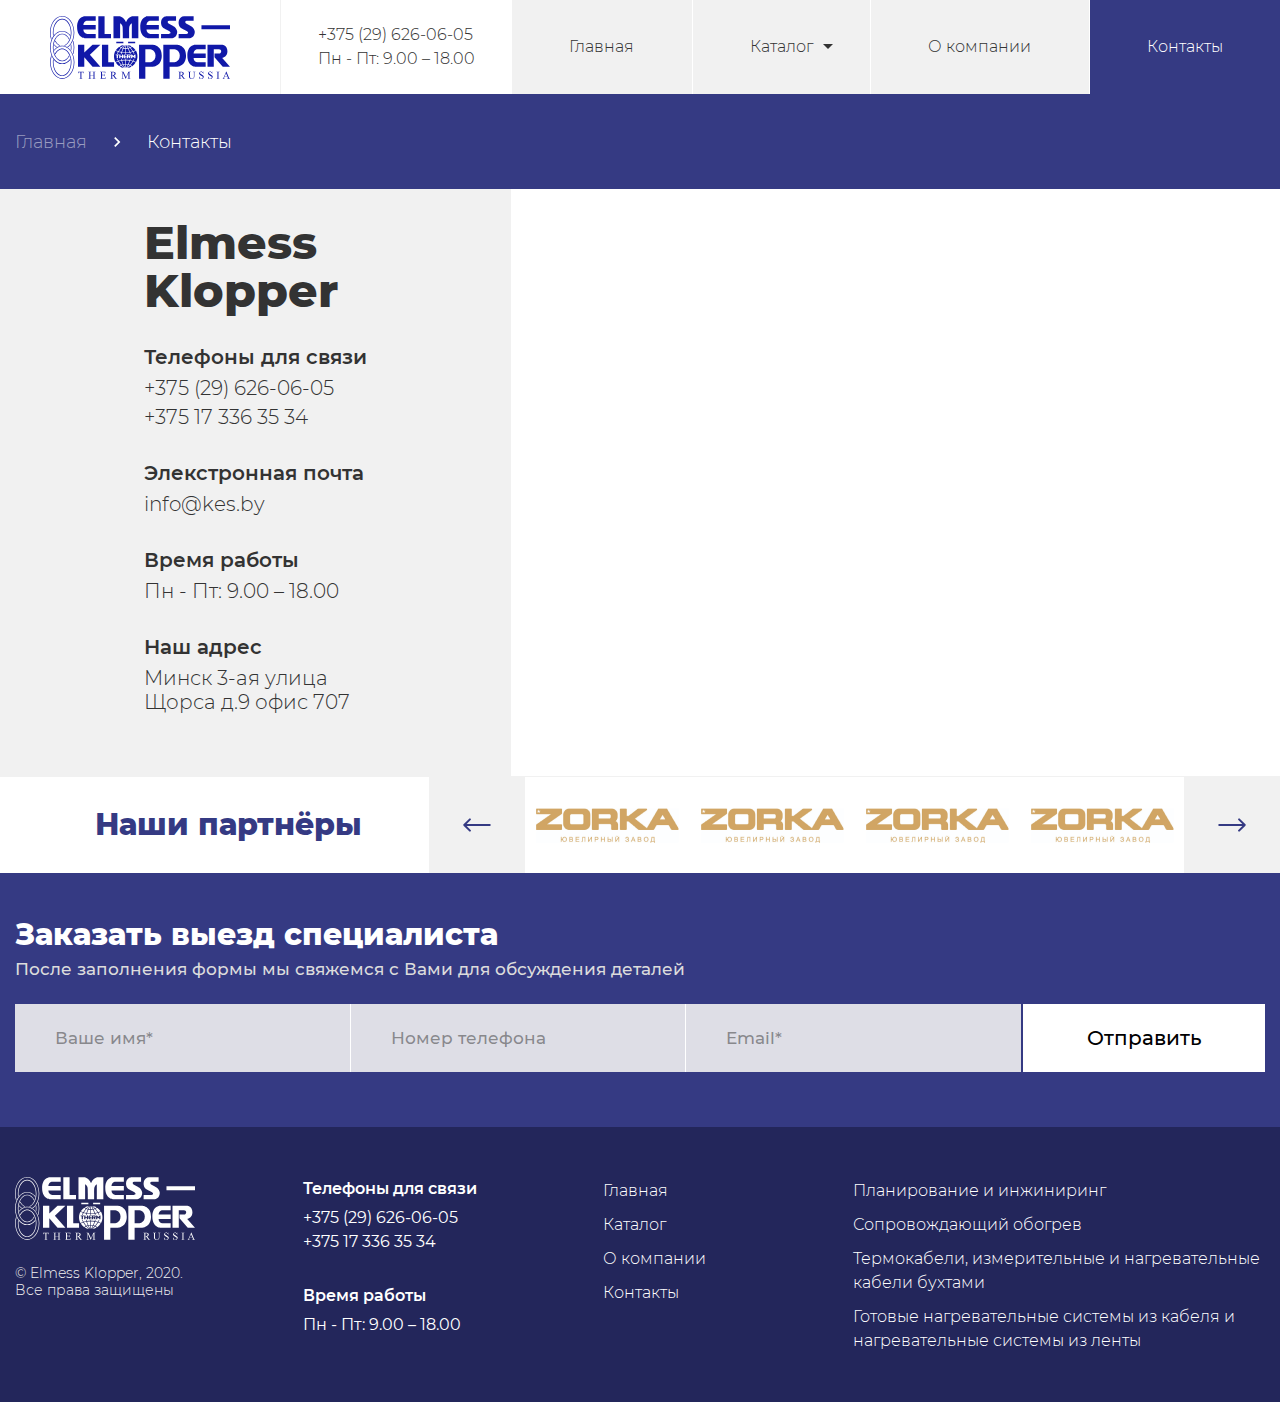
<file: contacts.html>
<!DOCTYPE html>
<html>
  <head>
    <title>Контакты</title>
    <meta charset="utf-8"/>
    <meta http-equiv="X-UA-Compatible" content="IE=edge"/>
    <meta name="viewport" content="width=device-width, initial-scale=1, shrink-to-fit=no"/>
    <link rel="stylesheet" href="css/style.css"/><!--[if lt IE 9]>
    <script src="https://oss.maxcdn.com/html5shiv/3.7.3/html5shiv.min.js"></script>
    <script src="https://oss.maxcdn.com/respond/1.4.2/respond.min.js"></script><![endif]-->
  </head>
  <body>
    <div class="wrapper">
      <header>
        <div class="header_row custom_row">
          <div class="col_small">
            <div class="logo"><a href="#"><img src="img/logo.svg"/></a></div>
            <div class="phone_work">
              <div><a href="tel:+375 (29) 626-06-05">+375 (29) 626-06-05</a><span>Пн - Пт: 9.00 – 18.00</span></div>
            </div>
          </div>
          <div class="col_big">
            <div class="mm_btn">
              <button class="hamburger"><span></span><span></span><span></span></button>
            </div>
            <div class="main_menu">
              <div class="mm_close"></div>
              <ul class="nav">
                <li><a href="#">Главная</a>
                </li>
                <li class="has-child"><a href="#">Каталог</a>
                  <div class="arrow"></div>
                  <ul class="sub-menu">
                    <li><a href="#">Планирование и инжиниринг</a></li>
                    <li><a href="#">Нагреватели</a></li>
                    <li><a href="#">Котлы</a></li>
                    <li><a href="#">Сопровождающий обогрев</a></li>
                    <li><a href="#">Защита от промерзания</a></li>
                    <li><a href="#">Обогрев площадей</a></li>
                    <li><a href="#">Специальные нагревательные системы</a></li>
                    <li><a href="#">Регулирование и управление</a></li>
                    <li><a href="#">Монтаж и авторский надзор</a></li>
                    <li><a href="#">Термокабели, измерительные и нагревательные кабели бухтами</a></li>
                    <li><a href="#">Регулирование и управление</a></li>
                    <li><a href="#">Кабельные стойки</a></li>
                  </ul>
                </li>
                <li><a href="#">О компании</a>
                </li>
                <li class="active"><a href="#">Контакты</a>
                </li>
              </ul>
            </div>
          </div>
        </div>
      </header>
      <section class="breadcrumb_section">
        <div class="container">
          <ul class="breadcrumb">
            <li><a href="#">Главная</a></li>
            <li><a href="#">Контакты</a></li>
          </ul>
        </div>
      </section>
      <section>
        <div class="custom_row">
          <div class="col_small">
            <div class="desc">
              <h1>Elmess <br>Klopper</h1>
              <div class="contacts">
                <div class="c_title">Телефоны для связи</div>
                <ul>
                  <li><a href="tel:+375 (29) 626-06-05">+375 (29) 626-06-05</a></li>
                  <li><a href="tel:+375 17 336 35 34">+375 17 336 35 34</a></li>
                </ul>
                <div class="c_title">Элекстронная почта</div>
                <ul>
                  <li><a href="mailto:info@kes.by">info@kes.by</a></li>
                </ul>
                <div class="c_title">Время работы</div>
                <ul>
                  <li>Пн - Пт: 9.00 – 18.00</li>
                </ul>
                <div class="c_title">Наш адрес</div>
                <ul>
                  <li>Минск 3-ая улица<br> Щорса д.9 офис 707</li>
                </ul>
              </div>
            </div>
          </div>
          <div class="col_big"><script type="text/javascript" charset="utf-8" async src="https://api-maps.yandex.ru/services/constructor/1.0/js/?um=constructor%3Ae83b73b9f82d1dfab857164939dc0172c5b1d289e833493bf8f89d5243e2d962&amp;width=100%25&amp;height=687&amp;lang=ru_RU&amp;scroll=true"></script></div>
        </div>
      </section>
      <section class="b_top">
        <div class="partners_box">
          <div class="partners_title">
            <div class="h2">Наши партнёры</div>
          </div>
          <div class="partners_slider_box">
            <button class="slick_prev part_prev"></button>
            <div class="partners_slider">
              <div class="partners_slider_item"><img src="img/zorka-children-logo.png"/></div>
              <div class="partners_slider_item"><img src="img/zorka-children-logo.png"/></div>
              <div class="partners_slider_item"><img src="img/zorka-children-logo.png"/></div>
              <div class="partners_slider_item"><img src="img/zorka-children-logo.png"/></div>
              <div class="partners_slider_item"><img src="img/zorka-children-logo.png"/></div>
              <div class="partners_slider_item"><img src="img/zorka-children-logo.png"/></div>
              <div class="partners_slider_item"><img src="img/zorka-children-logo.png"/></div>
              <div class="partners_slider_item"><img src="img/zorka-children-logo.png"/></div>
              <div class="partners_slider_item"><img src="img/zorka-children-logo.png"/></div>
              <div class="partners_slider_item"><img src="img/zorka-children-logo.png"/></div>
            </div>
            <button class="slick_next part_next"></button>
          </div>
        </div>
      </section>
      <section class="section_form">
        <div class="container">
          <div class="section_form_title h2">Заказать выезд специалиста</div>
          <div class="section_form_subtitle">После заполнения формы мы свяжемся с Вами для обсуждения деталей</div>
          <form>
            <div class="form_box">
              <div class="fields_row">
                <input class="form-control" type="text" placeholder="Ваше имя*"/>
                <input class="form-control" type="text" placeholder="Номер телефона"/>
                <input class="form-control" type="text" placeholder="Email*"/>
              </div>
              <div class="btn_box">
                <button class="btn_form" type="submit">Отправить</button>
              </div>
            </div>
          </form>
        </div>
      </section>
      <footer>
        <div class="container">
          <div class="footer_row">
            <div class="f_col">
              <div class="logo"><a href="#"><img src="img/logo_white.svg"/></a></div>
              <div class="copyright">© Elmess Klopper, 2020.<br> Все права защищены</div>
            </div>
            <div class="f_col">
              <div class="contacts">
                <div class="f_title">Телефоны для связи</div>
                <ul>
                  <li><a href="tel:+375 (29) 626-06-05">+375 (29) 626-06-05</a></li>
                  <li><a href="tel:+375 17 336 35 34">+375 17 336 35 34</a></li>
                </ul>
                <div class="f_title">Время работы</div>
                <ul>
                  <li>Пн - Пт: 9.00 – 18.00</li>
                </ul>
              </div>
            </div>
            <div class="f_col">
              <ul class="f_menu">
                <li><a href="#">Главная</a></li>
                <li><a href="#">Каталог</a></li>
                <li><a href="#">О компании</a></li>
                <li><a href="#">Контакты</a></li>
              </ul>
            </div>
            <div class="f_col">
              <ul class="f_menu">
                <li><a href="#">Планирование и инжиниринг</a></li>
                <li><a href="#">Сопровождающий обогрев</a></li>
                <li><a href="#">Термокабели, измерительные и нагревательные кабели бухтами</a></li>
                <li><a href="#">Готовые нагревательные системы из кабеля и нагревательные системы из ленты</a></li>
              </ul>
            </div>
          </div>
        </div>
      </footer>
      <div class="modal fade" id="order" role="dialog" aria-labelledby="modalLabel" aria-hidden="true">
        <div class="modal-dialog">
          <div class="modal-content">
            <div class="modal-body">
              <button class="close" data-dismiss="modal" aria-label="Close"></button>
              <div class="contacts-form">
                <div class="modal_title h2">Заказать товар</div>
                <div class="modal_subtitle">После заполнения формы мы свяжемся с Вами для обсуждения деталей</div>
                <form class="custom_form">
                  <div class="row">
                    <div class="col-12 field">
                      <input class="form-control" type="text" placeholder="Ваше имя*"/>
                    </div>
                    <div class="col-12 field">
                      <input class="form-control" type="text" placeholder="Номер телефона"/>
                    </div>
                    <div class="col-12 field last">
                      <input class="form-control" type="text" placeholder="Email*"/>
                    </div>
                    <div class="col-12">
                      <button class="btn_form">Отправить</button>
                    </div>
                  </div>
                </form>
              </div>
            </div>
          </div>
        </div>
      </div>
      <script src="js/jquery-3.2.1.min.js"></script>
      <script src="https://cdnjs.cloudflare.com/ajax/libs/popper.js/1.11.1/umd/popper.min.js"></script>
      <script src="js/bootstrap.js"></script>
      <script src="js/slick.js"></script>
      <script src="js/main.js"></script>
    </div>
  </body>
</html>
</file>
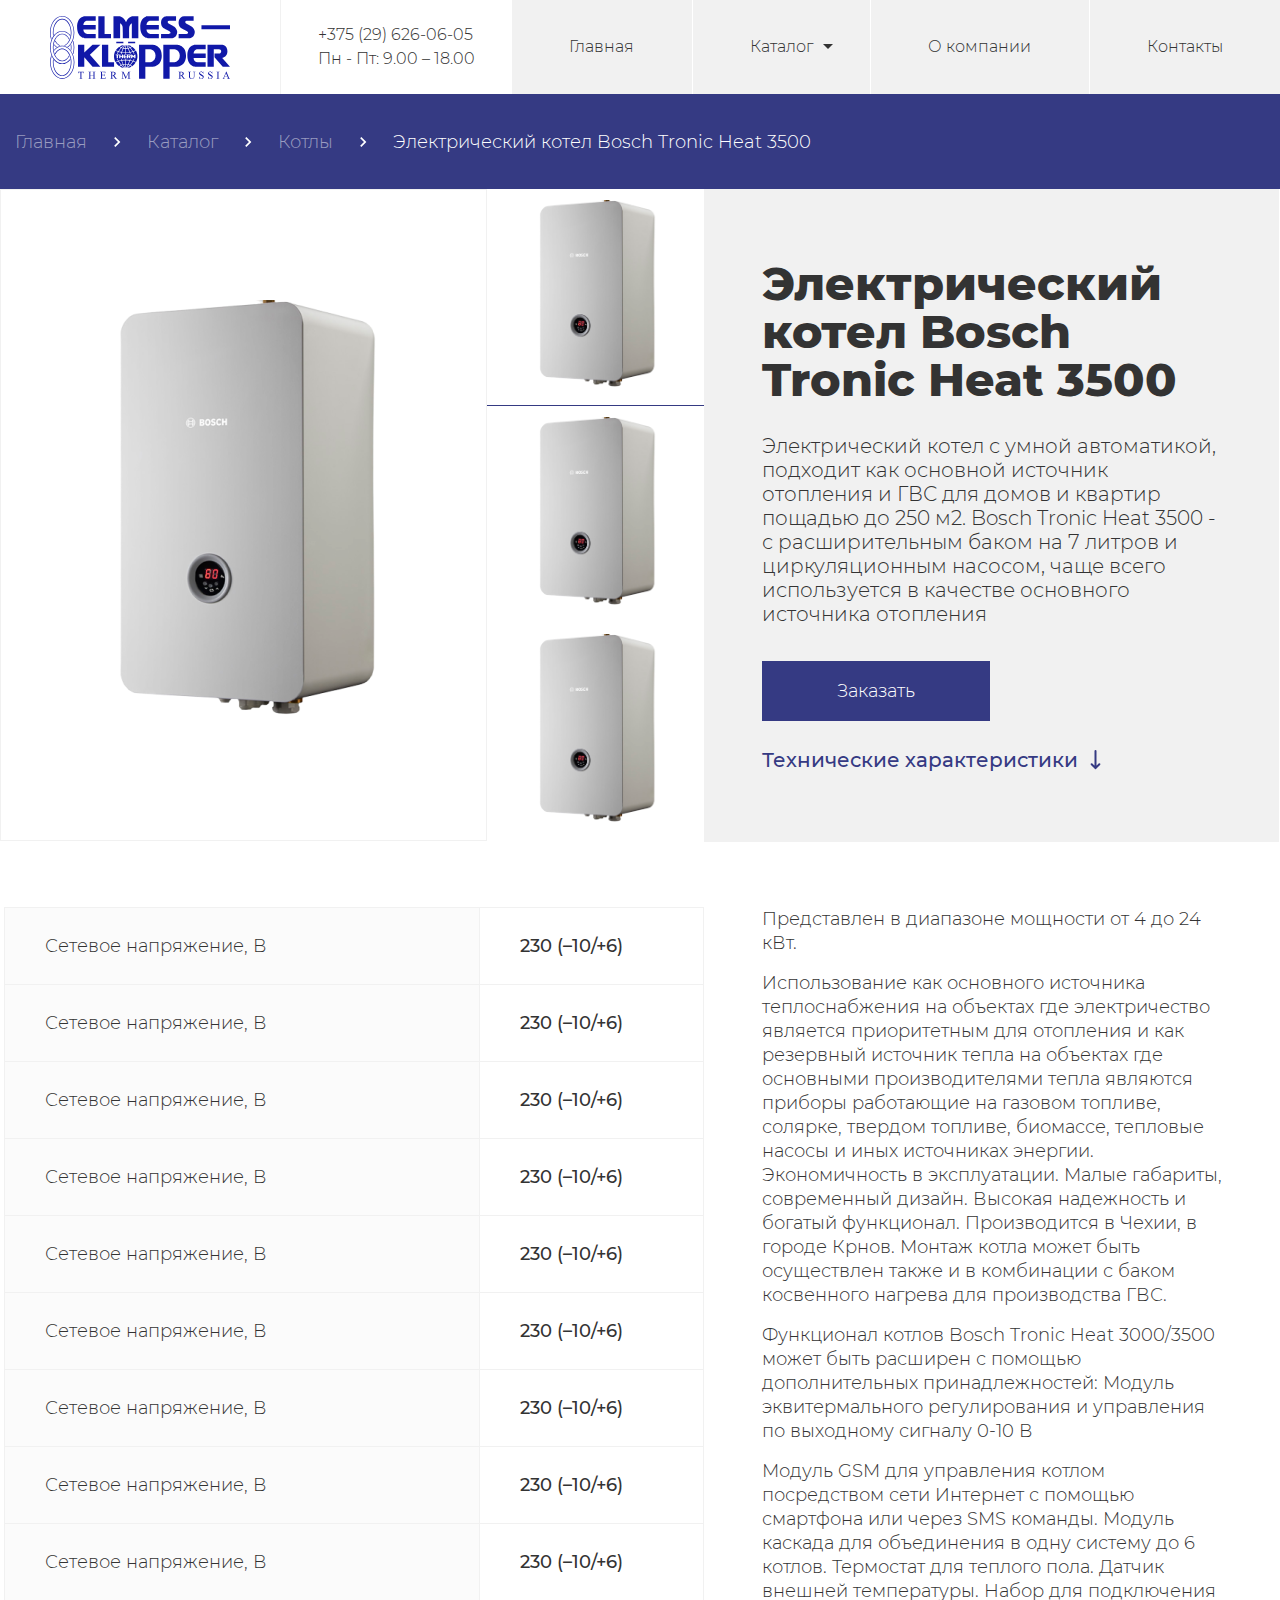
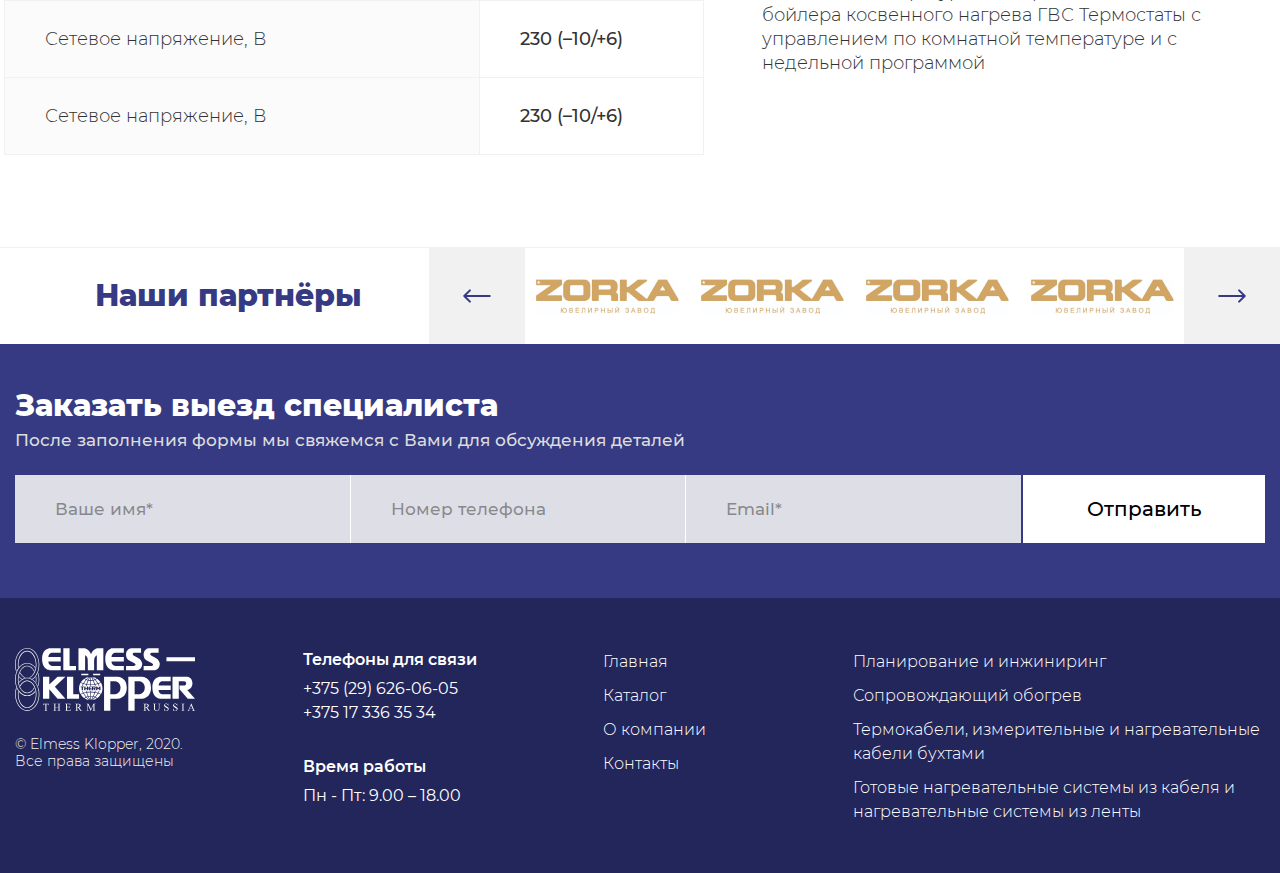
<file: product.html>
<!DOCTYPE html>
<html>
  <head>
    <title>Электрический котел Bosch Tronic Heat 3500</title>
    <meta charset="utf-8"/>
    <meta http-equiv="X-UA-Compatible" content="IE=edge"/>
    <meta name="viewport" content="width=device-width, initial-scale=1, shrink-to-fit=no"/>
    <link rel="stylesheet" href="css/style.css"/><!--[if lt IE 9]>
    <script src="https://oss.maxcdn.com/html5shiv/3.7.3/html5shiv.min.js"></script>
    <script src="https://oss.maxcdn.com/respond/1.4.2/respond.min.js"></script><![endif]-->
  </head>
  <body>
    <div class="wrapper">
      <header>
        <div class="header_row custom_row">
          <div class="col_small">
            <div class="logo"><a href="#"><img src="img/logo.svg"/></a></div>
            <div class="phone_work">
              <div><a href="tel:+375 (29) 626-06-05">+375 (29) 626-06-05</a><span>Пн - Пт: 9.00 – 18.00</span></div>
            </div>
          </div>
          <div class="col_big">
            <div class="mm_btn">
              <button class="hamburger"><span></span><span></span><span></span></button>
            </div>
            <div class="main_menu">
              <div class="mm_close"></div>
              <ul class="nav">
                <li><a href="#">Главная</a>
                </li>
                <li class="has-child"><a href="#">Каталог</a>
                  <div class="arrow"></div>
                  <ul class="sub-menu">
                    <li><a href="#">Планирование и инжиниринг</a></li>
                    <li><a href="#">Нагреватели</a></li>
                    <li><a href="#">Котлы</a></li>
                    <li><a href="#">Сопровождающий обогрев</a></li>
                    <li><a href="#">Защита от промерзания</a></li>
                    <li><a href="#">Обогрев площадей</a></li>
                    <li><a href="#">Специальные нагревательные системы</a></li>
                    <li><a href="#">Регулирование и управление</a></li>
                    <li><a href="#">Монтаж и авторский надзор</a></li>
                    <li><a href="#">Термокабели, измерительные и нагревательные кабели бухтами</a></li>
                    <li><a href="#">Регулирование и управление</a></li>
                    <li><a href="#">Кабельные стойки</a></li>
                  </ul>
                </li>
                <li><a href="#">О компании</a>
                </li>
                <li><a href="#">Контакты</a>
                </li>
              </ul>
            </div>
          </div>
        </div>
      </header>
      <section class="breadcrumb_section">
        <div class="container">
          <ul class="breadcrumb">
            <li><a href="#">Главная</a></li>
            <li><a href="#">Каталог</a></li>
            <li><a href="#">Котлы</a></li>
            <li><a href="#">Электрический котел Bosch Tronic Heat 3500</a></li>
          </ul>
        </div>
      </section>
      <section>
        <div class="custom_row product_row">
          <div class="col_big">
            <div class="product_slider_box">
              <div class="product_slider">
                <div class="product_slider_item"><a href="img/Bosch-Tronic-Heat.png" data-fancybox="product"><img class="slider__img" src="img/Bosch-Tronic-Heat.png"/></a></div>
                <div class="product_slider_item"><a href="img/Bosch-Tronic-Heat.png" data-fancybox="product"><img class="slider__img" src="img/Bosch-Tronic-Heat.png"/></a></div>
                <div class="product_slider_item"><a href="img/Bosch-Tronic-Heat.png" data-fancybox="product"><img class="slider__img" src="img/Bosch-Tronic-Heat.png"/></a></div>
                <div class="product_slider_item"><a href="img/Bosch-Tronic-Heat.png" data-fancybox="product"><img class="slider__img" src="img/Bosch-Tronic-Heat.png"/></a></div>
                <div class="product_slider_item"><a href="img/Bosch-Tronic-Heat.png" data-fancybox="product"><img class="slider__img" src="img/Bosch-Tronic-Heat.png"/></a></div>
                <div class="product_slider_item"><a href="img/Bosch-Tronic-Heat.png" data-fancybox="product"><img class="slider__img" src="img/Bosch-Tronic-Heat.png"/></a></div>
              </div>
            </div>
          </div>
          <div class="col_small">
            <div class="desc">
              <h1>Электрический котел Bosch Tronic Heat 3500</h1>
              <div class="excerpt">Электрический котел с умной автоматикой, подходит как основной источник отопления и ГВС для домов и квартир пощадью до 250 м2. Bosch Tronic Heat 3500 - с расширительным баком на 7 литров и циркуляционным насосом, чаще всего используется в качестве основного источника отопления</div>
              <button class="btn_default" data-toggle="modal" data-target="#order">Заказать</button><a class="read_more scroll_down" href="#product_desc"><span>Технические характеристики</span></a>
            </div>
          </div>
        </div>
      </section>
      <section class="product_desc" id="product_desc">
        <div class="custom_row product_row">
          <div class="col_big bg-white ai_start">
            <div class="table">
              <div class="tr">
                <div class="td">Сетевое напряжение, В</div>
                <div class="td">230 (–10/+6)</div>
              </div>
              <div class="tr">
                <div class="td">Сетевое напряжение, В</div>
                <div class="td">230 (–10/+6)</div>
              </div>
              <div class="tr">
                <div class="td">Сетевое напряжение, В</div>
                <div class="td">230 (–10/+6)</div>
              </div>
              <div class="tr">
                <div class="td">Сетевое напряжение, В</div>
                <div class="td">230 (–10/+6)</div>
              </div>
              <div class="tr">
                <div class="td">Сетевое напряжение, В</div>
                <div class="td">230 (–10/+6)</div>
              </div>
              <div class="tr">
                <div class="td">Сетевое напряжение, В</div>
                <div class="td">230 (–10/+6)</div>
              </div>
              <div class="tr">
                <div class="td">Сетевое напряжение, В</div>
                <div class="td">230 (–10/+6)</div>
              </div>
              <div class="tr">
                <div class="td">Сетевое напряжение, В</div>
                <div class="td">230 (–10/+6)</div>
              </div>
              <div class="tr">
                <div class="td">Сетевое напряжение, В</div>
                <div class="td">230 (–10/+6)</div>
              </div>
              <div class="tr">
                <div class="td">Сетевое напряжение, В</div>
                <div class="td">230 (–10/+6)</div>
              </div>
              <div class="tr">
                <div class="td">Сетевое напряжение, В</div>
                <div class="td">230 (–10/+6)</div>
              </div>
            </div>
          </div>
          <div class="col_small bg-white ai_start">
            <div class="desc">
              <p>Представлен в диапазоне мощности от 4 до 24 кВт.</p>
              <p>Использование как основного источника теплоснабжения на объектах где электричество является приоритетным для отопления и как резервный источник тепла на объектах где основными производителями тепла являются приборы работающие на газовом топливе, солярке, твердом топливе, биомассе, тепловые насосы и иных источниках энергии. Экономичность в эксплуатации. Малые габариты, современный дизайн. Высокая надежность и богатый функционал. Производится в Чехии, в городе Крнов. Монтаж котла может быть осуществлен также и в комбинации с баком косвенного нагрева для производства ГВС.</p>
              <p>Функционал котлов Bosch Tronic Heat 3000/3500 может быть расширен с помощью дополнительных принадлежностей: Модуль эквитермального регулирования и управления по выходному сигналу 0-10 В</p>
              <p>Модуль GSM для управления котлом посредством сети Интернет с помощью смартфона или через SMS команды. Модуль каскада для объединения в одну систему до 6 котлов. Термостат для теплого пола. Датчик внешней температуры. Набор для подключения бойлера косвенного нагрева ГВС Термостаты с управлением по комнатной температуре и с недельной программой</p>
            </div>
          </div>
        </div>
      </section>
      <section class="b_top">
        <div class="partners_box">
          <div class="partners_title">
            <div class="h2">Наши партнёры</div>
          </div>
          <div class="partners_slider_box">
            <button class="slick_prev part_prev"></button>
            <div class="partners_slider">
              <div class="partners_slider_item"><img src="img/zorka-children-logo.png"/></div>
              <div class="partners_slider_item"><img src="img/zorka-children-logo.png"/></div>
              <div class="partners_slider_item"><img src="img/zorka-children-logo.png"/></div>
              <div class="partners_slider_item"><img src="img/zorka-children-logo.png"/></div>
              <div class="partners_slider_item"><img src="img/zorka-children-logo.png"/></div>
              <div class="partners_slider_item"><img src="img/zorka-children-logo.png"/></div>
              <div class="partners_slider_item"><img src="img/zorka-children-logo.png"/></div>
              <div class="partners_slider_item"><img src="img/zorka-children-logo.png"/></div>
              <div class="partners_slider_item"><img src="img/zorka-children-logo.png"/></div>
              <div class="partners_slider_item"><img src="img/zorka-children-logo.png"/></div>
            </div>
            <button class="slick_next part_next"></button>
          </div>
        </div>
      </section>
      <section class="section_form">
        <div class="container">
          <div class="section_form_title h2">Заказать выезд специалиста</div>
          <div class="section_form_subtitle">После заполнения формы мы свяжемся с Вами для обсуждения деталей</div>
          <form>
            <div class="form_box">
              <div class="fields_row">
                <input class="form-control" type="text" placeholder="Ваше имя*"/>
                <input class="form-control" type="text" placeholder="Номер телефона"/>
                <input class="form-control" type="text" placeholder="Email*"/>
              </div>
              <div class="btn_box">
                <button class="btn_form" type="submit">Отправить</button>
              </div>
            </div>
          </form>
        </div>
      </section>
      <footer>
        <div class="container">
          <div class="footer_row">
            <div class="f_col">
              <div class="logo"><a href="#"><img src="img/logo_white.svg"/></a></div>
              <div class="copyright">© Elmess Klopper, 2020.<br> Все права защищены</div>
            </div>
            <div class="f_col">
              <div class="contacts">
                <div class="f_title">Телефоны для связи</div>
                <ul>
                  <li><a href="tel:+375 (29) 626-06-05">+375 (29) 626-06-05</a></li>
                  <li><a href="tel:+375 17 336 35 34">+375 17 336 35 34</a></li>
                </ul>
                <div class="f_title">Время работы</div>
                <ul>
                  <li>Пн - Пт: 9.00 – 18.00</li>
                </ul>
              </div>
            </div>
            <div class="f_col">
              <ul class="f_menu">
                <li><a href="#">Главная</a></li>
                <li><a href="#">Каталог</a></li>
                <li><a href="#">О компании</a></li>
                <li><a href="#">Контакты</a></li>
              </ul>
            </div>
            <div class="f_col">
              <ul class="f_menu">
                <li><a href="#">Планирование и инжиниринг</a></li>
                <li><a href="#">Сопровождающий обогрев</a></li>
                <li><a href="#">Термокабели, измерительные и нагревательные кабели бухтами</a></li>
                <li><a href="#">Готовые нагревательные системы из кабеля и нагревательные системы из ленты</a></li>
              </ul>
            </div>
          </div>
        </div>
      </footer>
      <div class="modal fade" id="order" role="dialog" aria-labelledby="modalLabel" aria-hidden="true">
        <div class="modal-dialog">
          <div class="modal-content">
            <div class="modal-body">
              <button class="close" data-dismiss="modal" aria-label="Close"></button>
              <div class="contacts-form">
                <div class="modal_title h2">Заказать товар</div>
                <div class="modal_subtitle">После заполнения формы мы свяжемся с Вами для обсуждения деталей</div>
                <form class="custom_form">
                  <div class="row">
                    <div class="col-12 field">
                      <input class="form-control" type="text" placeholder="Ваше имя*"/>
                    </div>
                    <div class="col-12 field">
                      <input class="form-control" type="text" placeholder="Номер телефона"/>
                    </div>
                    <div class="col-12 field last">
                      <input class="form-control" type="text" placeholder="Email*"/>
                    </div>
                    <div class="col-12">
                      <button class="btn_form">Отправить</button>
                    </div>
                  </div>
                </form>
              </div>
            </div>
          </div>
        </div>
      </div>
      <script src="js/jquery-3.2.1.min.js"></script>
      <script src="https://cdnjs.cloudflare.com/ajax/libs/popper.js/1.11.1/umd/popper.min.js"></script>
      <script src="js/bootstrap.js"></script>
      <script src="js/slick.js"></script>
      <script src="js/main.js"></script>
    </div>
  </body>
</html>
</file>
